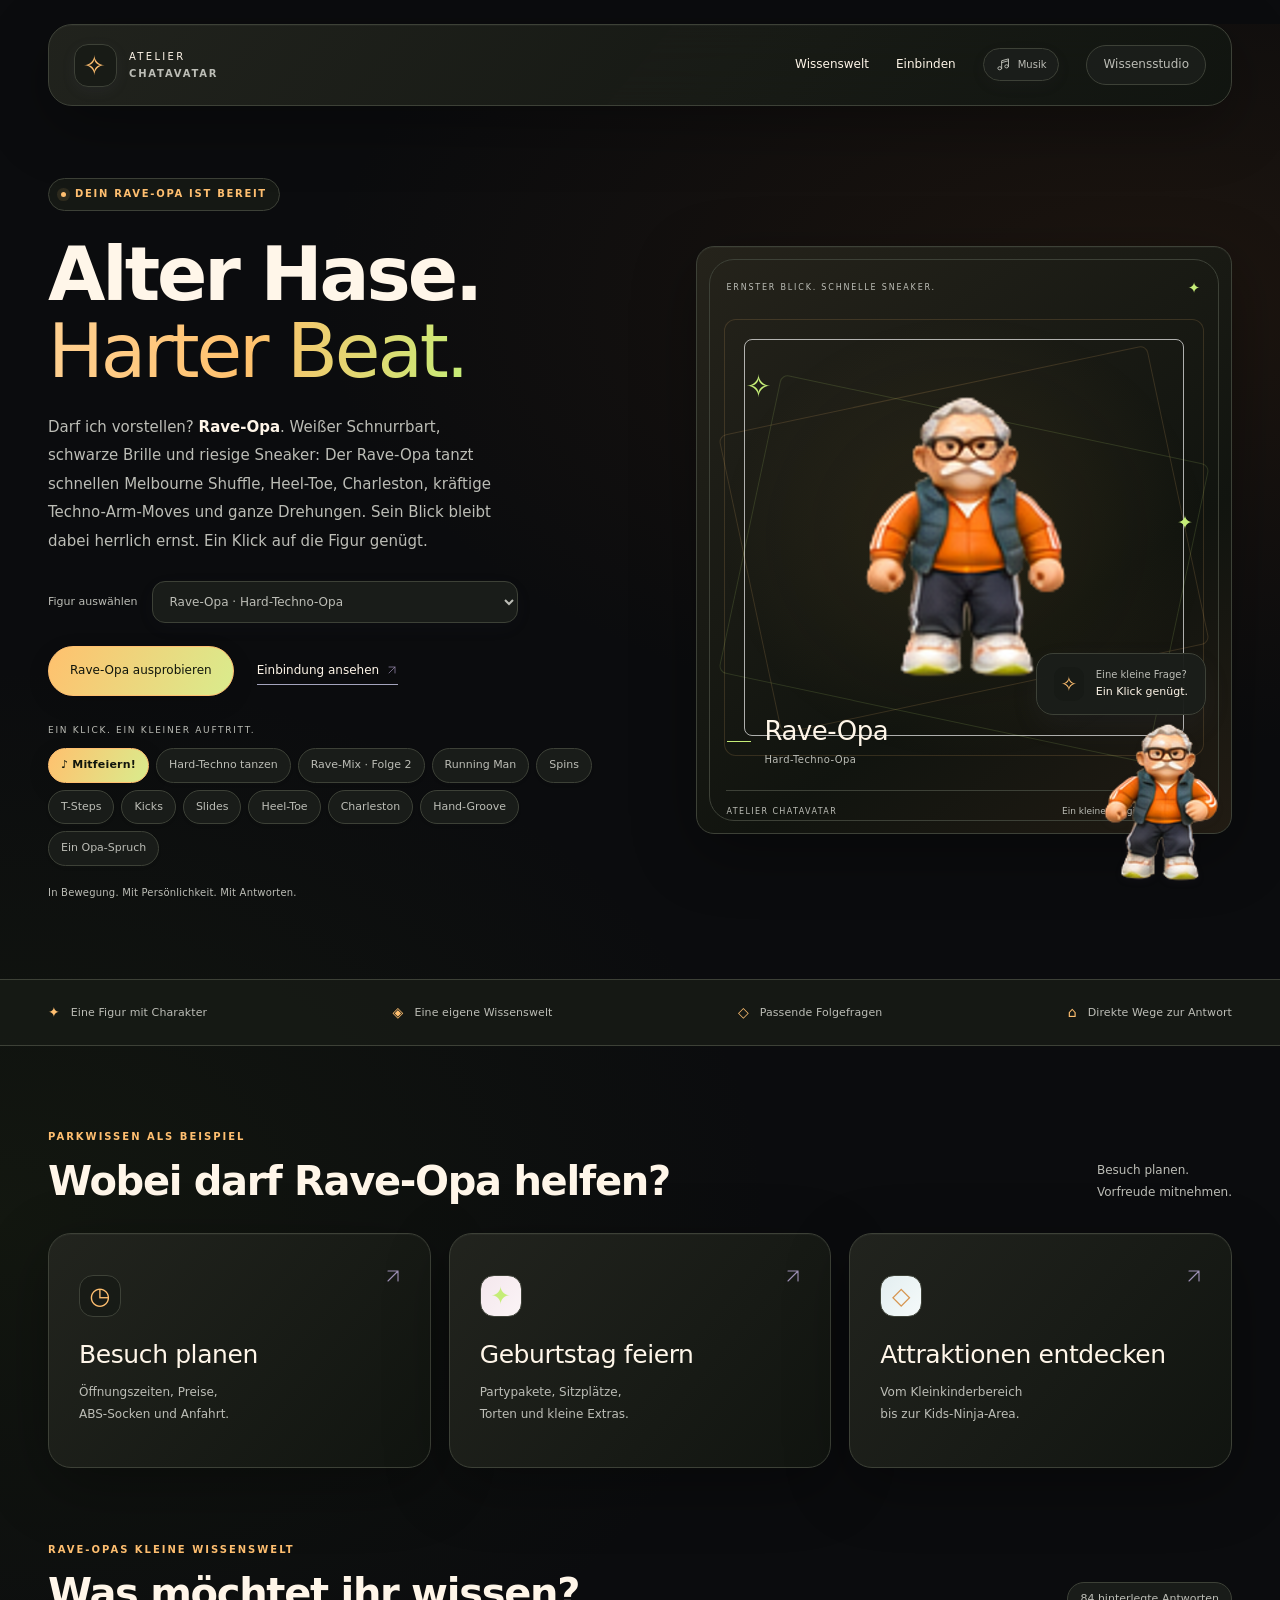
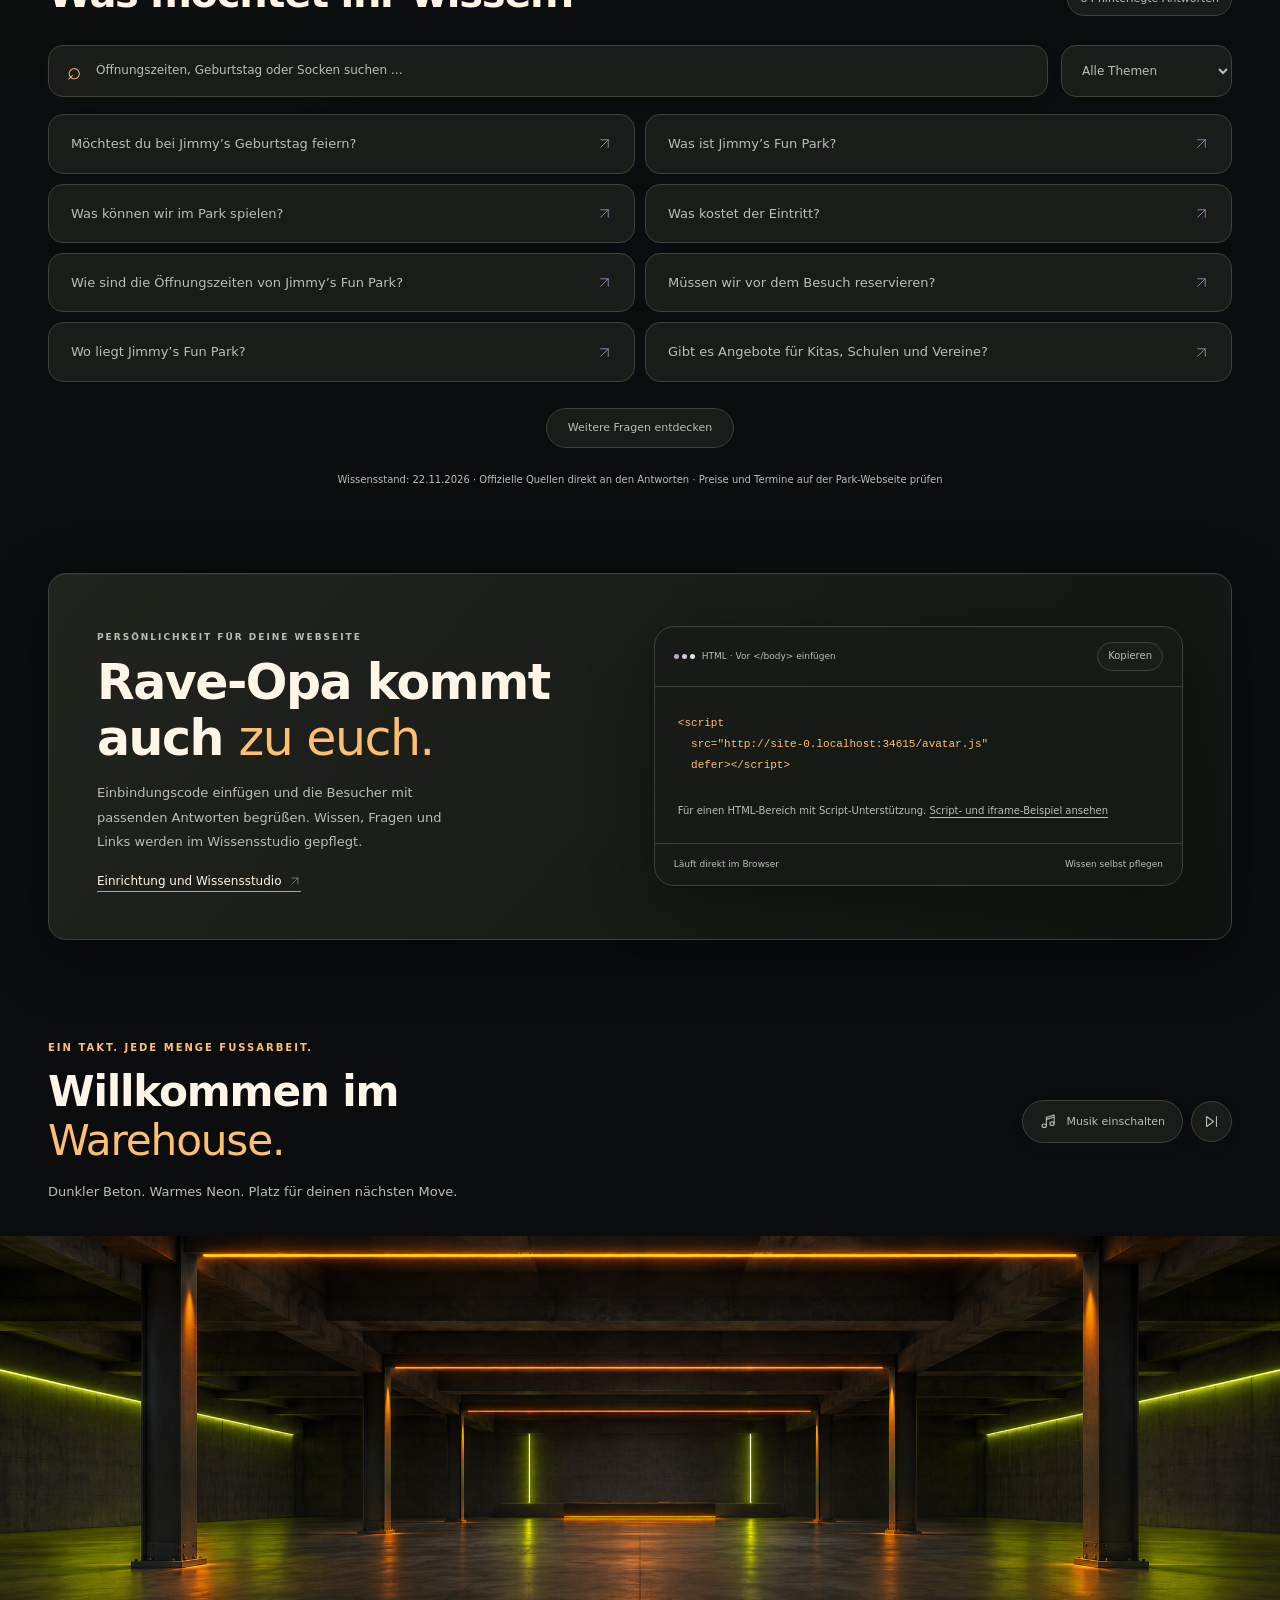
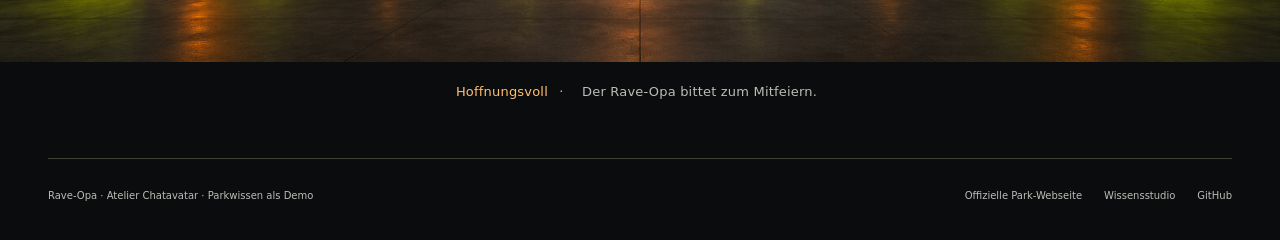
<file: index.html>
<!doctype html>
<html lang="de" data-avatar-theme="rave-grandpa">
<head>
  <meta charset="utf-8"><meta name="viewport" content="width=device-width,initial-scale=1">
  <meta name="theme-color" content="#0b0c0e"><meta name="description" content="Entdecke interaktive Chatavatare: Aurora und Noel, Lumi und Jimmy. Mit fließenden Animationen, eigener Wissenswelt und einfacher Einbindung.">
  <title>Atelier Chatavatar · Interaktive Demo</title>
  <link rel="icon" href="favicon.svg" type="image/svg+xml"><link rel="stylesheet" href="demo.css?v=jimmy-preview-29"><link rel="stylesheet" href="mascot.css?v=jimmy-preview-29">
  <script defer src="knowledge-core.js"></script><script defer src="knowledge/jimmys-funpark.bundle.js?v=jimmy-preview-29"></script><script defer src="asset-sets.js?v=jimmy-preview-29"></script><script defer src="skating-core.js?v=jimmy-preview-29"></script><script defer src="mascot.js?v=jimmy-preview-29"></script><script defer src="avatar.js?v=jimmy-preview-29"></script><script defer src="demo-themes.js?v=jimmy-preview-29"></script><script defer src="demo.js?v=jimmy-preview-29"></script>
<link rel="stylesheet" href="winter-scene.css?v=jimmy-preview-29"><script defer src="winter-scene.js?v=jimmy-preview-29"></script><link rel="stylesheet" href="demo-themes.css?v=jimmy-preview-29"></head>
<body>
<header class="page-head wrap"><a class="wordmark" href="index.html" aria-label="Atelier Chatavatar Startseite"><span class="monogram" aria-hidden="true">✧</span><span>ATELIER<br><b>CHATAVATAR</b></span></a><nav aria-label="Hauptnavigation"><a href="#entdecken">Wissenswelt</a><a href="#einbinden">Einbinden</a><button class="music-toggle music-toggle--compact" type="button" data-music-toggle aria-label="Musik einschalten" aria-pressed="false"><svg viewBox="0 0 24 24" aria-hidden="true"><path d="M9 18V6l11-3v12M9 9l11-3"/><ellipse cx="6" cy="18" rx="3" ry="2.5"/><ellipse cx="17" cy="15" rx="3" ry="2.5"/></svg><span data-music-label>Musik</span></button><a class="nav-studio" href="admin.html">Wissensstudio</a></nav></header>
<main>
  <section class="hero wrap" aria-labelledby="hero-title">
    <div class="hero-copy"><span class="eyebrow"><span class="live-dot" aria-hidden="true"></span> <span data-theme-eyebrow>DEIN RAVE-OPA IST BEREIT</span></span><h1 id="hero-title">Alter Hase.<br><em>Harter Beat.</em></h1><p class="intro">Darf ich vorstellen? <strong>Rave-Opa.</strong> Weißer Schnurrbart, Trainingsanzug und riesige Sneaker. Der Rave-Opa tanzt schnellen Shuffle und Techno-Moves mit herrlich ernstem Blick. Ein Klick auf die Figur genügt.</p><div class="asset-switch"><label for="asset-set">Figur auswählen</label><select id="asset-set" disabled></select><p id="asset-status" class="asset-status" role="status" aria-live="polite"></p></div><div class="hero-actions"><button class="primary" id="start-avatar">Rave-Opa ausprobieren</button><a class="text-link" href="#einbinden">Einbindung ansehen</a></div><div class="demo-controls"><p class="controls-label">EIN KLICK. EIN KLEINER AUFTRITT.</p><div class="demo-actions"><button class="walk-demo party-demo" id="party-demo" type="button" hidden>♪ Mitfeiern!</button><button class="walk-demo" id="routine-demo" type="button" hidden>Kür vorführen</button><button class="walk-demo" id="freestyle-demo" type="button" hidden>Shuffle-Mix · Folge 2</button><button class="walk-demo" id="encore-demo" type="button" hidden>Pirouetten &amp; Umkreisen</button><button class="walk-demo" id="jump-demo" type="button" hidden>Drehsprung</button><button class="walk-demo" id="duet-demo" type="button" hidden>Synchronfolge vorführen</button><button class="walk-demo" id="walk-demo" type="button">Jimmy eine Runde laufen lassen</button><button class="walk-demo" id="hop-demo" type="button">Jimmy springen lassen</button><button class="walk-demo" id="spiral-demo" type="button" hidden>Gleitfigur</button><button class="walk-demo" id="heeltoe-demo" type="button" hidden>Heel-Toe</button><button class="walk-demo" id="charleston-demo" type="button" hidden>Charleston</button><button class="walk-demo" id="hands-demo" type="button" hidden>Hand-Groove</button><button class="walk-demo" id="quip-demo" type="button">Ein Affenspruch</button></div></div><p class="fine-print">In Bewegung. Mit Persönlichkeit. Mit Antworten.</p></div>
    <div class="stage"><div class="stage-top"><span>EINE FIGUR MIT PERSÖNLICHKEIT</span><span>✦</span></div><div class="arch"></div><div class="orbit orbit-one"></div><div class="orbit orbit-two"></div><span class="stage-spark s1" aria-hidden="true">✧</span><span class="stage-spark s2" aria-hidden="true">✦</span><div class="hero-magician" id="hero-magician" data-state="idle"></div><button class="floating-note" data-answer="zeiten"><span class="note-dot" aria-hidden="true">✧</span><span>Eine kleine Frage?<br><strong>Ein Klick genügt.</strong></span></button><div class="name-tag"><span class="name-line"></span><span><b>Rave-Opa</b><small>Hard-Techno-Opa</small></span></div><div class="stage-bottom"><span>ATELIER CHATAVATAR</span><span>Ein kleiner magischer Moment.</span></div></div>
  </section>
  <div class="ribbon"><div class="wrap ribbon-inner"><span>✦ <b>Eine Figur mit Charakter</b></span><span>◈ <b>Eine eigene Wissenswelt</b></span><span>◇ <b>Passende Folgefragen</b></span><span>⌂ <b>Direkte Wege zur Antwort</b></span></div></div>
  <section class="discovery wrap" id="entdecken" aria-labelledby="discover-title"><div class="section-heading"><div><p class="eyebrow">PARKWISSEN ALS BEISPIEL</p><h2 id="discover-title">Wobei darf Jimmy helfen?</h2></div><p>Besuch planen.<br>Vorfreude mitnehmen.</p></div><div class="journey-grid"><button class="journey" data-answer="zeiten"><span class="tile-icon">◷</span><h3>Besuch planen</h3><p>Öffnungszeiten, Preise,<br>ABS-Socken und Anfahrt.</p></button><button class="journey" data-answer="geburtstag"><span class="tile-icon">✦</span><h3>Geburtstag feiern</h3><p>Partypakete, Sitzplätze,<br>Torten und kleine Extras.</p></button><button class="journey" data-answer="attraktionen"><span class="tile-icon">◇</span><h3>Attraktionen entdecken</h3><p>Vom Kleinkinderbereich<br>bis zur Kids-Ninja-Area.</p></button></div></section>
  <section class="knowledge-section wrap" aria-labelledby="knowledge-title"><div class="section-heading"><div><p class="eyebrow">JIMMYS KLEINE WISSENSWELT</p><h2 id="knowledge-title">Was möchtet ihr wissen?</h2></div><span class="knowledge-count" id="knowledge-count">Parkwissen wird geladen …</span></div><div class="knowledge-tools"><label class="search-box"><span aria-hidden="true">⌕</span><input id="knowledge-search" type="search" placeholder="Öffnungszeiten, Geburtstag oder Socken suchen …" aria-label="Parkwissen durchsuchen" maxlength="200"></label><select id="knowledge-category" aria-label="Kategorie auswählen"><option value="">Alle Themen</option></select></div><div class="question-grid" id="question-grid" aria-live="polite"></div><button class="load-more" id="load-more">Weitere Fragen entdecken</button><p class="knowledge-meta">Wissensstand: <span id="knowledge-date">22.11.2026</span> · Offizielle Quellen direkt an den Antworten · Preise und Termine auf der Park-Webseite prüfen</p></section>
  <section class="invitation" id="einbinden"><div class="wrap invite-inner"><div><p class="eyebrow">PERSÖNLICHKEIT FÜR DEINE WEBSEITE</p><h2>Jimmy kommt<br>auch <em>zu euch.</em></h2><p>Einbindungscode einfügen und die Besucher mit passenden Antworten begrüßen. Wissen, Fragen und Links werden im Wissensstudio gepflegt.</p><a class="text-link" href="admin.html#embed">Einrichtung und Wissensstudio</a></div><div class="code-card"><div class="code-header"><span>HTML · Vor &lt;/body&gt; einfügen</span><button id="copy-code" type="button">Kopieren</button></div><pre id="embed-code"></pre><p>Für einen HTML-Bereich mit Script-Unterstützung. <a href="embed-beispiel.html">Script- und iframe-Beispiel ansehen</a></p><div class="code-footer"><span>Läuft direkt im Browser</span><span>Wissen selbst pflegen</span></div></div></div></section>
  <section class="winter-section" id="winterzauber" aria-labelledby="winter-title">
    <div class="winter-heading wrap"><div><p class="eyebrow">EIN KLEINER WINTERMOMENT</p><h2 id="winter-title">Ein Hauch von <em>Winterzauber.</em></h2><p class="winter-intro">Leise Klänge. Gläsernes Eis. Ein Moment nur für euch.</p></div><div class="winter-music-controls"><button class="music-toggle" type="button" data-music-toggle aria-label="Musik einschalten" aria-pressed="false"><svg viewBox="0 0 24 24" aria-hidden="true"><path d="M9 18V6l11-3v12M9 9l11-3"/><ellipse cx="6" cy="18" rx="3" ry="2.5"/><ellipse cx="17" cy="15" rx="3" ry="2.5"/></svg><span data-music-label>Musik einschalten</span></button><button class="music-next" type="button" data-music-next aria-label="Nächstes Lied" title="Nächstes Lied"><svg viewBox="0 0 24 24" aria-hidden="true"><path d="m5 5 10 7-10 7V5ZM19 5v14"/></svg></button></div></div>
    <div class="winter-scene" id="winter-scene">
      <img class="winter-scene-image" src="assets/rave-opa-warehouse-v1.png" width="2172" height="724" loading="lazy" decoding="async" alt="Minimalistischer schwarzer Techno-Bunker mit Gewölben, feinen cyan- und magentafarbenen Neonlinien und durchgehender Tanzfläche.">
    </div>
    <p class="winter-credit wrap"><span data-music-track>Bittersweet Beauty</span> <span aria-hidden="true">·</span> <span data-scene-caption>Komm dazu. Die Tanzfläche ist frei.</span></p>
  </section>
  <section class="jimmy-example wrap" id="jimmy-example" aria-labelledby="jimmy-example-title" hidden>
    <div class="section-heading"><div><p class="eyebrow">SO WIRKT JIMMY AUF DEINER SEITE</p><h2 id="jimmy-example-title">Ein kleiner Gruß.<br><em>Mitten im Abenteuer.</em></h2><p class="jimmy-example-intro">Deine Parkseite als Beispiel – mit einem freundlichen Winken und kurzen Blinzeln am Seitenrand.</p></div><span class="jimmy-example-badge">KLEINE BEWEGUNG. VIEL PERSÖNLICHKEIT.</span></div>
    <div class="jimmy-example-card">
      <div class="jimmy-example-bar"><span class="jimmy-example-dots" aria-hidden="true"><i></i><i></i><i></i></span><span>Jimmy’s Fun Park <span aria-hidden="true">·</span> Beispielansicht</span><button id="jimmy-example-toggle" type="button" aria-pressed="false">Animation abspielen</button></div>
      <a class="jimmy-example-picture" href="assets/jimmy-website-example-v1.gif" target="_blank" rel="noopener" aria-label="Beispielansicht mit Jimmy als GIF vergrößern"><img id="jimmy-example-image" src="assets/jimmy-website-example-v1.png" width="1200" height="592" loading="lazy" decoding="async" alt="Beispiel der Park-Webseite mit Palme, Gras und einem winkenden Jimmy neben dem Inhaltsbereich."></a>
      <div class="jimmy-example-footer"><p>Sanftes Winken und Blinzeln.<br><span>Als GIF zum Anschauen, Teilen und Einfügen.</span></p><div class="jimmy-example-downloads"><a class="primary" href="assets/jimmy-website-example-v1.gif" download="Jimmy-auf-der-Parkseite.gif">Beispiel als GIF ↓</a><a href="assets/jimmy-website-example-v1.png" download="Jimmy-auf-der-Parkseite.png">Bild als PNG ↓</a><a href="assets/jimmy-email-greeting-v1.gif" download="Jimmy-kleine-Bewegungen.gif">Nur Jimmy als GIF ↓</a></div></div>
    </div>
  </section>
</main>
<footer class="wrap page-footer"><span>Jimmy · Eigenständiges Demo-Konzept für Jimmy’s Fun Park</span><div><a href="https://www.jimmys-funpark.de/" target="_blank" rel="noopener noreferrer">Offizielle Park-Webseite</a><a href="admin.html">Wissensstudio</a><a href="https://github.com/galgental9ps-png/chatavatar-universal" target="_blank" rel="noopener noreferrer">GitHub</a></div></footer>
<audio id="demo-music" src="Hoffnungsvoll.mp3" preload="none"></audio>
<div id="toast" class="demo-toast" role="status" hidden></div>
</body></html>
</file>
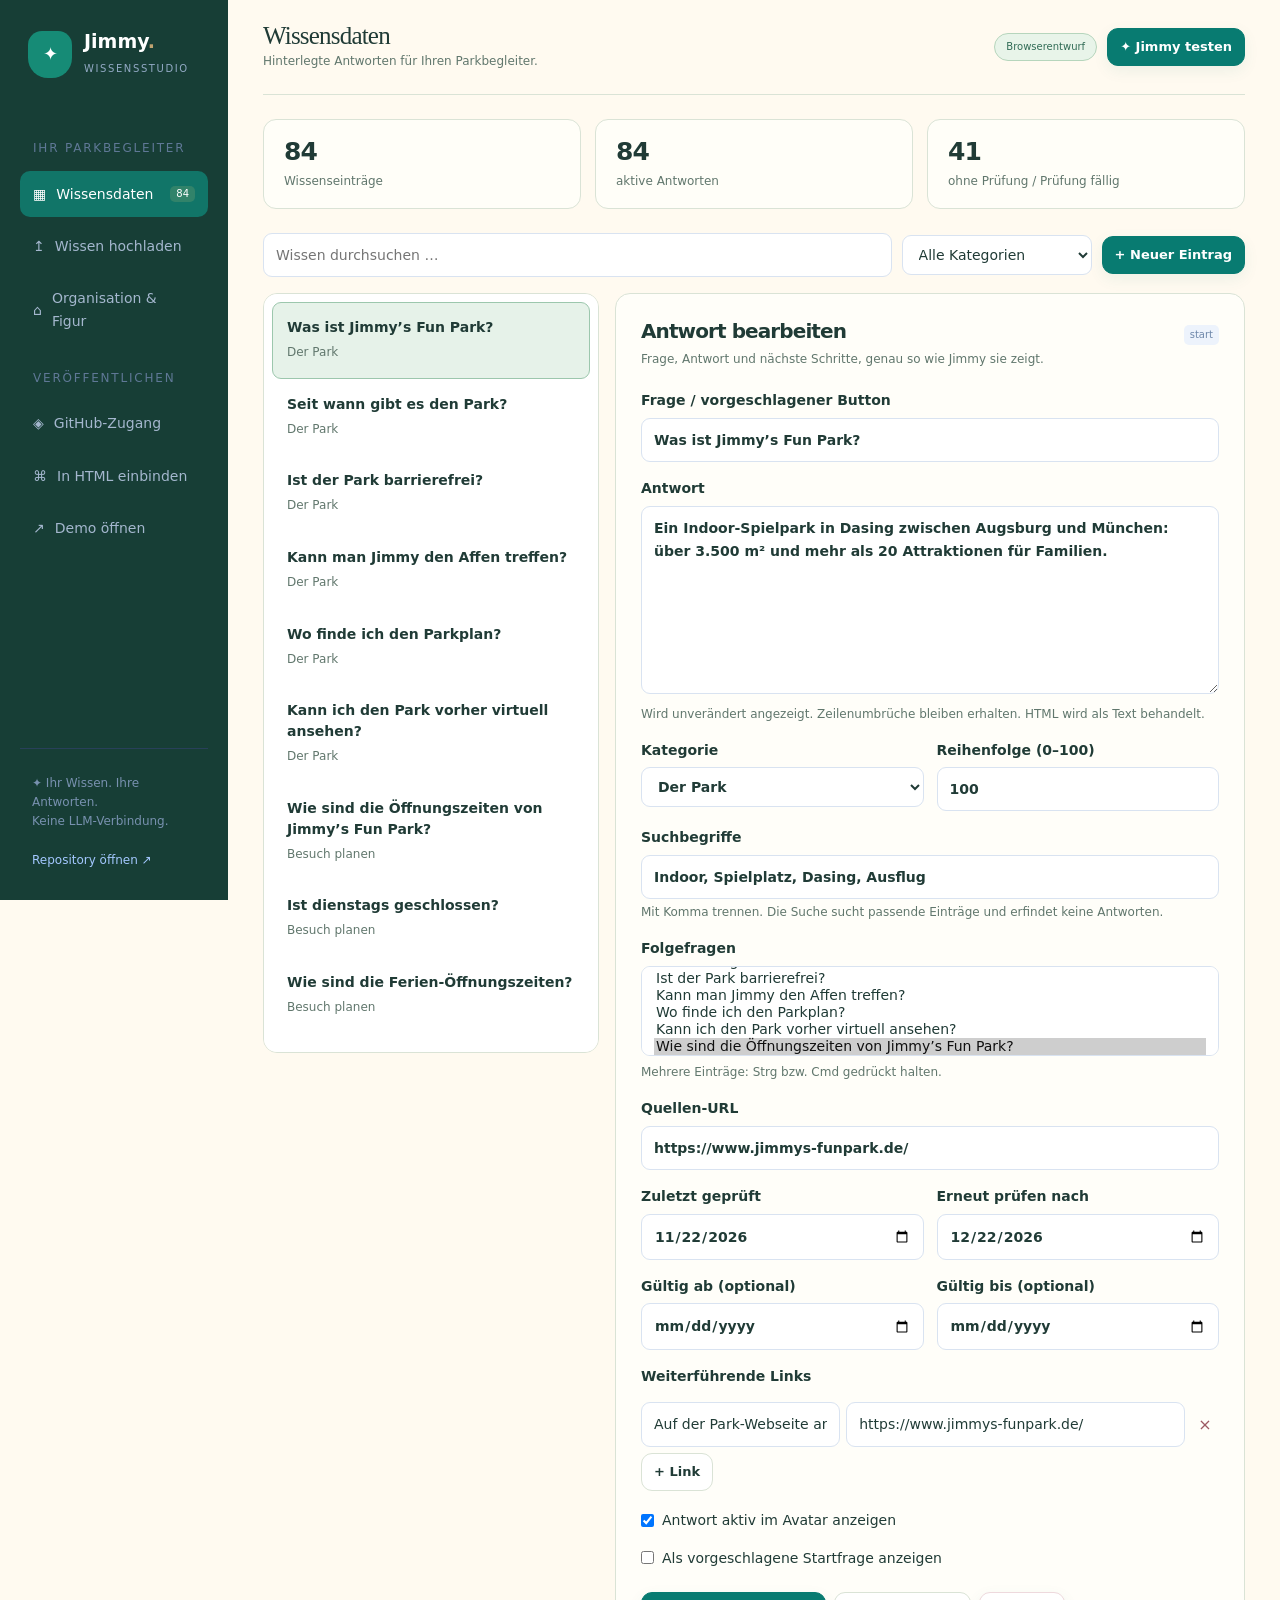
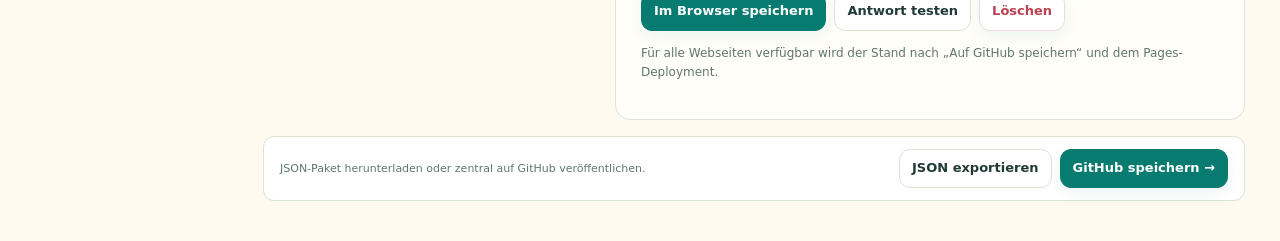
<file: admin.html>
<!doctype html>
<html lang="de"><head><meta charset="utf-8"><meta name="viewport" content="width=device-width,initial-scale=1"><meta name="theme-color" content="#30283d"><meta name="referrer" content="no-referrer"><meta name="robots" content="noindex,nofollow"><title>Jimmy · Wissensstudio</title><link rel="stylesheet" href="app.css"><script defer src="knowledge-core.js"></script><script defer src="knowledge/jimmys-funpark.bundle.js?v=rave-master-28"></script><script defer src="github-publisher.js"></script><script defer src="avatar.js?v=rave-master-28" data-manual="true"></script><script defer src="admin.js"></script><link rel="stylesheet" href="jimmy-theme.css?v=rave-master-28"></head><body>
<div class="studio"><aside class="sidebar"><a class="brand" href="index.html"><span class="brandmark">✦</span><span><strong>Jimmy<span style="color:#bfa371">.</span></strong><small>Wissensstudio</small></span></a><div class="side-label">Ihr Parkbegleiter</div><button class="sidebtn active" data-tab="knowledge">▦ <span>Wissensdaten</span><span class="count" id="side-count">–</span></button><button class="sidebtn" data-tab="import">↥ <span>Wissen hochladen</span></button><button class="sidebtn" data-tab="organization">⌂ <span>Organisation & Figur</span></button><div class="side-label">Veröffentlichen</div><button class="sidebtn" data-tab="github">◈ <span>GitHub-Zugang</span></button><button class="sidebtn" data-tab="embed">⌘ <span>In HTML einbinden</span></button><a class="sidebtn" href="index.html">↗ <span>Demo öffnen</span></a><div class="sidebottom">✦ Ihr Wissen. Ihre Antworten.<br>Keine LLM-Verbindung.<br><br><a href="https://github.com/galgental9ps-png/chatavatar-universal" target="_blank" rel="noopener noreferrer">Repository öffnen ↗</a></div></aside>
<main class="studiomain"><header class="studiohead"><div><h1 id="view-title">Wissensdaten</h1><p>Hinterlegte Antworten für Ihren Parkbegleiter.</p></div><div style="display:flex;align-items:center;gap:10px"><span class="status" id="save-status">Browserentwurf</span><button class="btn small" id="open-preview">✦ Jimmy testen</button></div></header>
<div class="notice draft-banner" id="draft-banner" hidden><span>Ein gespeicherter Browserentwurf ist vorhanden.</span><button class="btn small secondary" id="restore-draft">Wiederherstellen</button><button class="btn small secondary" id="discard-draft">Verwerfen</button></div><div class="notice warn" id="startup-warning" hidden></div>
<section class="view" data-view="knowledge"><div class="studio-stats"><div class="metric"><strong id="total-count">–</strong><small>Wissenseinträge</small></div><div class="metric"><strong id="active-count">–</strong><small>aktive Antworten</small></div><div class="metric"><strong id="review-count">–</strong><small>ohne Prüfung / Prüfung fällig</small></div></div>
<div class="toolbar"><input id="entry-search" type="search" placeholder="Wissen durchsuchen …" aria-label="Wissen durchsuchen"><select id="category-filter" aria-label="Kategorie filtern"></select><button class="btn small" id="new-entry">+ Neuer Eintrag</button></div><div class="editor-grid"><div class="entry-list" id="entry-list" aria-label="Wissenseinträge"></div><div class="card"><form class="entryform" id="entry-form"><div style="display:flex;align-items:center;justify-content:space-between;gap:12px"><h2>Antwort bearbeiten</h2><span class="tag" id="entry-id"></span></div><p class="micro" style="margin-bottom:20px">Frage, Antwort und nächste Schritte, genau so wie Jimmy sie zeigt.</p>
<label>Frage / vorgeschlagener Button<input class="field" name="question" maxlength="220" required></label><label>Antwort<textarea class="field" name="answer" maxlength="12000" required rows="7"></textarea><span class="hint">Wird unverändert angezeigt. Zeilenumbrüche bleiben erhalten. HTML wird als Text behandelt.</span></label><div class="row"><label>Kategorie<select name="category" class="field"></select></label><label>Reihenfolge (0–100)<input class="field" name="priority" type="number" min="0" max="100"></label></div><label>Suchbegriffe<input class="field" name="keywords" placeholder="Kinder, Anmeldung, Schnuppern"><span class="hint">Mit Komma trennen. Die Suche sucht passende Einträge und erfindet keine Antworten.</span></label><label>Folgefragen<select class="field" name="suggestions" multiple size="4"></select><span class="hint">Mehrere Einträge: Strg bzw. Cmd gedrückt halten.</span></label><label>Quellen-URL<input class="field" name="sourceUrl" type="url" placeholder="https://…"></label><div class="row"><label>Zuletzt geprüft<input class="field" name="verifiedAt" type="date"></label><label>Erneut prüfen nach<input class="field" name="reviewAfter" type="date"></label></div><div class="row"><label>Gültig ab (optional)<input class="field" name="validFrom" type="date"></label><label>Gültig bis (optional)<input class="field" name="validUntil" type="date"></label></div><label>Weiterführende Links</label><div id="entry-links"></div><button class="btn small secondary" type="button" id="add-link">+ Link</button><label class="check" style="margin-top:18px"><input type="checkbox" name="enabled"> Antwort aktiv im Avatar anzeigen</label><label class="check"><input type="checkbox" name="featured"> Als vorgeschlagene Startfrage anzeigen</label><div class="formactions"><button class="btn small" type="submit">Im Browser speichern</button><button class="btn small secondary" id="test-entry" type="button">Antwort testen</button><button class="btn small danger" id="delete-entry" type="button">Löschen</button></div><p class="hint" style="margin-top:13px">Für alle Webseiten verfügbar wird der Stand nach „Auf GitHub speichern“ und dem Pages-Deployment.</p></form></div></div><div class="previewbar"><span>JSON-Paket herunterladen oder zentral auf GitHub veröffentlichen.</span><div style="display:flex;gap:8px"><button class="btn small secondary" id="export-knowledge">JSON exportieren</button><button class="btn small" data-goto="github">GitHub speichern →</button></div></div></section>
<section class="view" data-view="import" hidden><div class="card widecard"><p class="kicker">Ihr Wissen kommt hier rein</p><h2>Wissensdaten hochladen</h2><p>Laden Sie ein von ChatGPT vorbereitetes Wissenspaket oder eigene Inhalte. Alles wird zunächst lokal im Browser verarbeitet.</p><label class="importzone" id="drop-zone"><span>↥</span><strong>Datei hier ablegen oder auswählen</strong><small>JSON · Markdown · TXT · CSV, maximal 4 MB je Datei</small><input id="import-file" type="file" accept=".json,.md,.markdown,.txt,.csv" multiple></label><div class="notice">Ein JSON-Paket ersetzt den aktuellen Entwurf. Markdown, TXT und CSV ergänzen neue Einträge in „Importierte Inhalte“. Diese sind zunächst deaktiviert: Prüfen und aktivieren Sie sie im Editor.</div><h3>So versteht Jimmy Ihre Texte</h3><p>Markdown: Jede Überschrift wird eine Frage; der folgende Text wird die Antwort. CSV braucht die Spalten <strong>Frage</strong> und <strong>Antwort</strong>, optional <strong>Quelle</strong>. JSON bietet das komplette Paket mit Kategorien, Folgefragen und Quellen.</p><p>PDF und Word bitte zuerst als Text exportieren. Die Schnittstelle liest keine beliebigen Dokumente mit KI aus.</p><div class="actions"><a class="btn secondary small" href="knowledge/import-vorlage.md" download>Markdown-Vorlage ↓</a><a class="btn secondary small" href="knowledge/import-vorlage.csv" download>CSV-Vorlage ↓</a><a class="btn secondary small" href="knowledge/firma-vorlage.json" download>Firmenpaket-Vorlage ↓</a><a class="btn secondary small" href="docs/WISSEN-ERSTELLEN.md" download>Auftrag für ChatGPT ↓</a></div><h3>Wissenspaket als Rohdaten bearbeiten</h3><p>Für komplette, bereits vorbereitete JSON-Pakete. Es wird vor der Übernahme validiert.</p><label class="micro" for="raw-json">JSON-Wissenspaket</label><textarea id="raw-json" class="field" rows="9" spellcheck="false" placeholder='{"schemaVersion":1,…}'></textarea><div class="actions"><button class="btn small secondary" id="load-raw">Aktuelles JSON einfügen</button><button class="btn small" id="apply-raw">JSON übernehmen</button></div></div></section>
<section class="view" data-view="organization" hidden><div class="card widecard"><p class="kicker">Für Ihren Park</p><h2>Organisation & Figur</h2><p>Jedes Wissenspaket bringt Namen, Begrüßung, Kategorien und passende Antworten mit.</p><form id="organization-form" class="settings-form"><div class="row"><label>Name der Organisation<input class="field" name="name" required maxlength="200"></label><label>Kurzname<input class="field" name="shortName" required maxlength="40"></label></div><label>Offizielle Webseite<input class="field" name="website" type="url"></label><div class="row"><label>Name der Figur<input class="field" name="avatarName" required maxlength="80"></label><label>Untertitel<input class="field" name="subtitle" maxlength="120"></label></div><label>Oberflächenfarbe<input class="field" name="color" type="color" style="height:44px;width:100px"></label><p class="hint">Jimmy ist ein eigener animierter Park-Affe mit Lauf-, Begrüßungs- und Halteposen.</p><label>Begrüßung<textarea class="field" name="greeting" rows="3" maxlength="1000"></textarea></label><label>Text, wenn kein passendes Wissen gefunden wird<textarea class="field" name="fallback" rows="3" maxlength="1000"></textarea></label><button class="btn small" type="submit">Organisation im Browser speichern</button></form><h3>Eigene Kategorie ergänzen</h3><form id="new-category-form" style="display:flex;gap:10px"><input class="field" name="label" required placeholder="z. B. Veranstaltungen" maxlength="80" aria-label="Name der neuen Kategorie"><button class="btn small" type="submit">Hinzufügen</button></form></div></section>
<section class="view" data-view="github" hidden><div class="splitcards"><div class="card"><p class="kicker">Zentral für alle Einbindungen</p><h2>GitHub-Zugang</h2><p>Die Verwaltungsseite ist ein statischer Editor. Erst Ihr GitHub-Zugang erlaubt es, den zentralen Wissensstand zu verändern. Webseitenbesucher können keine Daten überschreiben.</p><form id="github-form" class="settings-form"><label>Repository<input class="field" id="github-repo" value="galgental9ps-png/chatavatar-universal" required autocomplete="off" spellcheck="false"></label><label>Branch<input class="field" id="github-branch" value="main" required autocomplete="off" spellcheck="false"></label><label>GitHub-Zugangstoken<input class="field" id="github-token" type="password" required autocomplete="off" spellcheck="false" placeholder="Fine-grained Personal Access Token"><span class="hint">Nur für dieses Repository, Berechtigung „Contents: Read and write“. Der Token bleibt nur im Arbeitsspeicher und wird beim Trennen bzw. Schließen der Seite verworfen.</span></label><div class="formactions"><button class="btn small" type="submit">Verbinden & GitHub laden</button><button class="btn small secondary" type="button" id="disconnect-github">Trennen</button></div></form><div class="notice" id="github-status">Noch nicht verbunden. Ihr lokaler Entwurf ist unabhängig davon bearbeitbar.</div><button class="btn" id="publish-github" disabled>Auf GitHub speichern ↗</button><p class="hint" style="margin-top:12px">Schreibt JSON und Offlinepaket gemeinsam in einen Commit. Danach benötigt GitHub Pages Zeit für die Veröffentlichung. Bereits offene Webseiten bitte neu laden.</p></div><div class="card"><h2>Einmal einrichten</h2><ol class="helpsteps"><li><span class="stepnum">1</span><span>In GitHub einen <a href="https://github.com/settings/personal-access-tokens/new" target="_blank" rel="noopener noreferrer">Fine-grained Personal Access Token</a> anlegen. Nur „chatavatar-universal“ auswählen und unter Repository permissions „Contents: Read and write“ setzen.</span></li><li><span class="stepnum">2</span><span>Hier verbinden. Dabei wird die aktuelle Wissensdatei geladen. Vorhandene lokale Änderungen können Sie zuvor als JSON sichern.</span></li><li><span class="stepnum">3</span><span>Wissen bearbeiten oder importieren, Antworten testen und „Auf GitHub speichern“ anklicken.</span></li><li><span class="stepnum">4</span><span>Unter <a href="https://github.com/galgental9ps-png/chatavatar-universal/settings/pages" target="_blank" rel="noopener noreferrer">Repository → Settings → Pages</a> als Quelle <strong>GitHub Actions</strong> wählen. Der mitgelieferte Pages-Workflow veröffentlicht nach erfolgreichen Tests bei jedem Push auf <strong>main</strong>. Danach den von GitHub angezeigten Seitenlink benutzen.</span></li></ol><div class="notice warn">Diese Datenbank ist öffentlich. Veröffentlichen Sie hier ausschließlich Antworten und Dateien, die Websitebesucher lesen dürfen. Der GitHub-Token bleibt im Arbeitsspeicher des Editors; er gehört niemals in den Einbindungscode.</div><p class="micro">Sie können das JSON auch exportieren und über GitHubs Dateiupload austauschen. Für einen lokalen Start ist kein Token erforderlich.</p><a class="btn small secondary" href="https://github.com/galgental9ps-png/chatavatar-universal/upload/main/knowledge" target="_blank" rel="noopener noreferrer">Datei auf GitHub hochladen ↗</a></div></div></section>
<section class="view" data-view="embed" hidden><div class="card widecard"><p class="kicker">Eine Schnittstelle, viele Webseiten</p><h2>Den Parkbegleiter in HTML einbinden</h2><p>Geben Sie die öffentliche Basisadresse Ihres bereitgestellten Chatavatar-Ordners ein. Der abschließende Schrägstrich wird automatisch ergänzt.</p><label class="micro" for="embed-base">Öffentliche Basis-URL</label><input class="field" id="embed-base" type="url" value="https://galgental9ps-png.github.io/chatavatar-universal/"><p class="hint">Erst nach aktiviertem GitHub Pages erreichbar. Alternativ können Sie den Ordner auf Ihrem eigenen Webserver hosten.</p><h3>Vor dem schließenden &lt;/body&gt; einfügen</h3><pre class="helpcopy" id="embed-snippet"></pre><button class="btn small" id="copy-embed">Code kopieren</button><h3>Wissensdatei und Schnittstelle</h3><p>Standardmäßig lädt das Widget <code>knowledge/jimmys-funpark.json</code> relativ zum Script. Eine andere Organisation binden Sie mit <code>data-knowledge="https://…/firma.json"</code> ein. Die JSON-Datei muss öffentlich lesbar sein; bei einer anderen Domain muss der Server CORS erlauben.</p><pre class="helpcopy" id="embed-custom"></pre><h3>Direkt in JavaScript steuern</h3><pre class="helpcopy">// Nach dem Laden:
JimmyChatAvatar.instance.open();
JimmyChatAvatar.instance.answer('zeiten');
// Eigenes geprüftes Paket in der laufenden Figur testen:
JimmyChatAvatar.instance.setKnowledge(meinWissenspaket);</pre><p>Die Figur nutzt Shadow DOM und verändert keine Styles Ihrer Webseite. Sie ist ziehbar, läuft am unteren Seitenrand, zeigt Sprechblasen und stoppt beim geöffneten Antwortfenster. „Pause“, Ausblenden und reduzierte Bewegung werden unterstützt.</p><div class="actions"><a class="btn secondary small" href="embed-beispiel.html" target="_blank">Einbindungsbeispiel öffnen ↗</a><a class="btn secondary small" href="https://github.com/galgental9ps-png/chatavatar-universal/archive/refs/heads/main.zip">Gesamten Ordner laden ↓</a></div></div></section>
</main></div><div class="toast" id="toast" role="status" hidden></div></body></html>
</file>
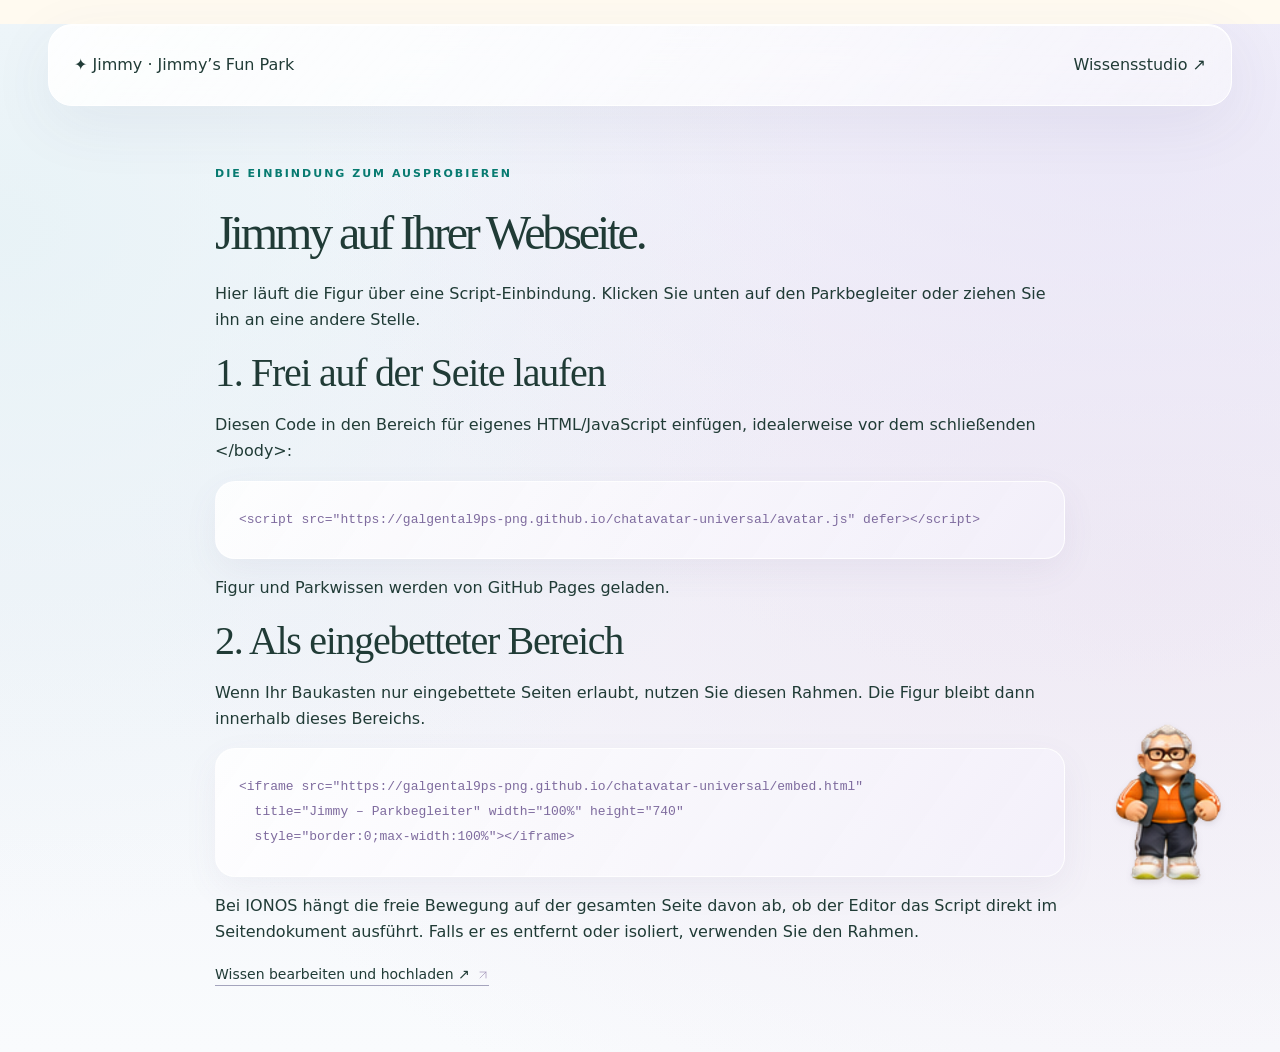
<file: embed-beispiel.html>
<!doctype html><html lang="de"><head><meta charset="utf-8"><meta name="viewport" content="width=device-width,initial-scale=1"><title>Jimmy · Einbindung</title><link rel="stylesheet" href="demo.css?v=rave-master-28"><script defer src="avatar.js?v=rave-master-28"></script><link rel="stylesheet" href="jimmy-theme.css?v=rave-master-28"></head><body><header class="page-head wrap"><a href="index.html">✦ Jimmy · Jimmy’s Fun Park</a><a href="admin.html#embed">Wissensstudio ↗</a></header><main class="wrap" style="padding:48px 0;max-width:850px"><p class="eyebrow">DIE EINBINDUNG ZUM AUSPROBIEREN</p><h1 style="font-size:48px">Jimmy auf Ihrer Webseite.</h1><p>Hier läuft die Figur über eine Script-Einbindung. Klicken Sie unten auf den Parkbegleiter oder ziehen Sie ihn an eine andere Stelle.</p><h2>1. Frei auf der Seite laufen</h2><p>Diesen Code in den Bereich für eigenes HTML/JavaScript einfügen, idealerweise vor dem schließenden &lt;/body&gt;:</p><div class="code-card"><pre>&lt;script src="https://galgental9ps-png.github.io/chatavatar-universal/avatar.js" defer&gt;&lt;/script&gt;</pre></div><p>Figur und Parkwissen werden von GitHub Pages geladen.</p><h2>2. Als eingebetteter Bereich</h2><p>Wenn Ihr Baukasten nur eingebettete Seiten erlaubt, nutzen Sie diesen Rahmen. Die Figur bleibt dann innerhalb dieses Bereichs.</p><div class="code-card"><pre>&lt;iframe src="https://galgental9ps-png.github.io/chatavatar-universal/embed.html"
  title="Jimmy – Parkbegleiter" width="100%" height="740"
  style="border:0;max-width:100%"&gt;&lt;/iframe&gt;</pre></div><p>Bei IONOS hängt die freie Bewegung auf der gesamten Seite davon ab, ob der Editor das Script direkt im Seitendokument ausführt. Falls er es entfernt oder isoliert, verwenden Sie den Rahmen.</p><p><a class="text-link" href="admin.html">Wissen bearbeiten und hochladen ↗</a></p></main></body></html>
</file>
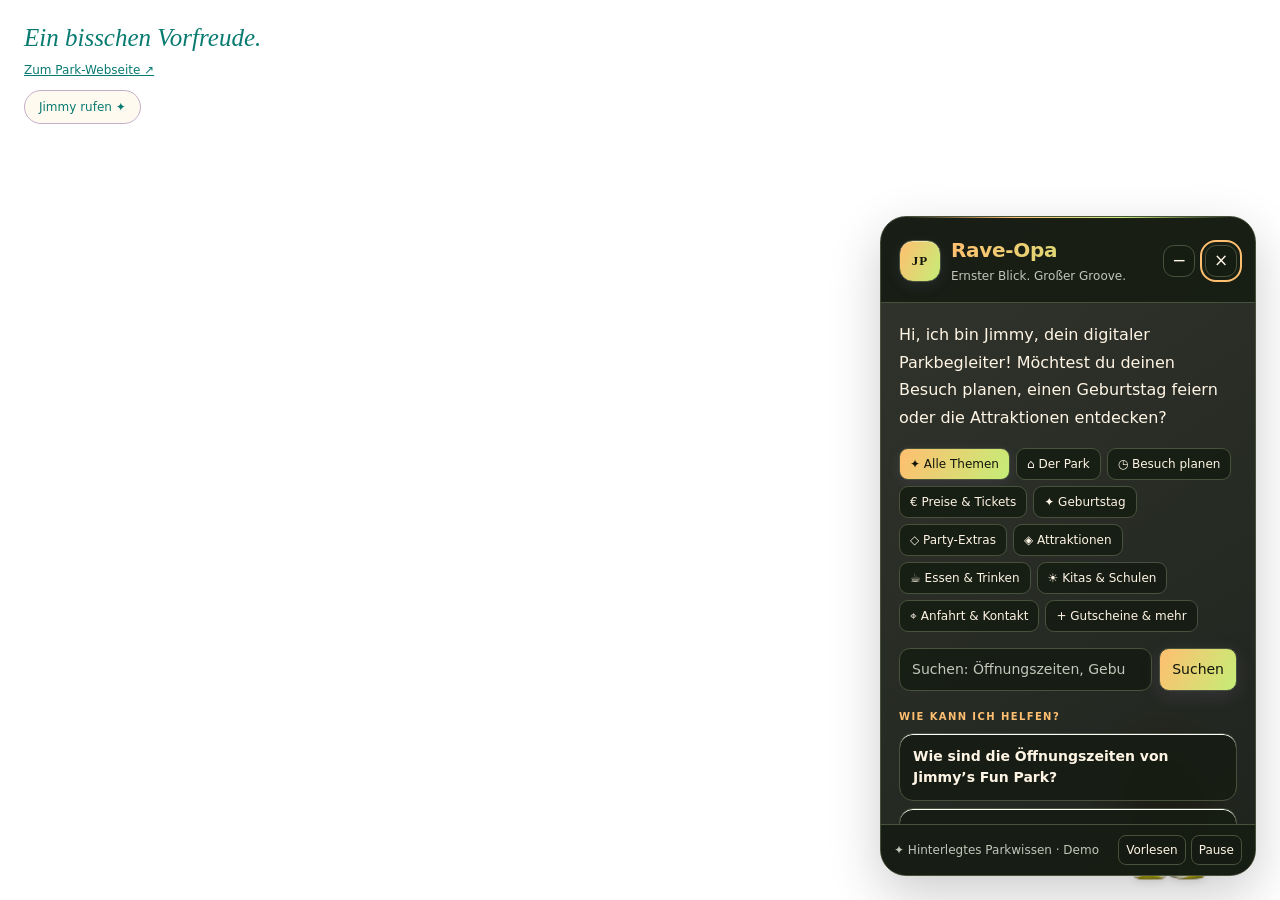
<file: embed.html>
<!doctype html><html lang="de"><head><meta charset="utf-8"><meta name="viewport" content="width=device-width,initial-scale=1"><meta name="robots" content="noindex"><title>Jimmy · Parkbegleiter</title><style>html,body{margin:0;min-height:100%;background:transparent}body{font:14px system-ui;color:#087b71}.welcome{position:absolute;top:24px;left:24px;font:italic 25px Georgia;margin:0;max-width:250px}a{font:12px system-ui;color:inherit}button{font:12px system-ui;border:1px solid #c4afc9;background:#fffaf0;border-radius:20px;padding:9px 14px;color:#087b71;cursor:pointer;margin-top:10px}</style><script defer src="avatar.js?v=rave-master-28"></script><script defer src="embed.js"></script><link rel="stylesheet" href="jimmy-theme.css?v=rave-master-28"></head><body><p class="welcome">Ein bisschen Vorfreude.<br><a href="https://www.jimmys-funpark.de/" target="_blank" rel="noopener noreferrer">Zum Park-Webseite ↗</a><br><button id="call-avatar">Jimmy rufen ✦</button></p></body></html>
</file>
<file: demo.css>
:root {
  --paper:#f5f6fb; --ink:#262b45; --purple:#7460b8; --muted:#72788e;
  --line:rgba(118,122,158,.18); --gold:#bc8cba;
  --serif:"Iowan Old Style","Palatino Linotype",Palatino,Georgia,serif;
  --glass:linear-gradient(130deg,rgba(255,255,255,.88),rgba(255,255,255,.46));
  --shadow:0 18px 65px rgba(65,70,115,.07),inset 0 1px 0 #fff;
  --arrow:url("data:image/svg+xml,%3Csvg xmlns='http://www.w3.org/2000/svg' viewBox='0 0 20 20' fill='none' stroke='%239e90b5' stroke-width='1.15' stroke-linecap='round' stroke-linejoin='round'%3E%3Cpath d='M5 15 15 5M5 5h10v10'/%3E%3C/svg%3E");
  font:15px/1.65 "Segoe UI",system-ui,sans-serif; color:var(--ink); background:var(--paper); font-synthesis:none;
}
* {box-sizing:border-box}
html {scroll-behavior:smooth;scroll-padding-top:30px}
body {margin:0;background:radial-gradient(ellipse 65% 560px at 88% 10%,#e7e3f6b8,transparent),radial-gradient(ellipse 65% 700px at 0 20%,#e4f1f5c9,transparent),radial-gradient(ellipse 80% 650px at 90% 53%,#eee5f2bb,transparent),linear-gradient(180deg,#f9fafe,#f3f5fa 55%,#f9fbfd);overflow-wrap:break-word}
button,input,select {font:inherit}
button,a,input,select {-webkit-tap-highlight-color:transparent}
button {cursor:pointer;color:inherit}
button:focus-visible,a:focus-visible,input:focus-visible,select:focus-visible {outline:3px solid #a18acb;outline-offset:4px}
a {color:inherit;text-decoration:none}
[hidden] {display:none!important}
.wrap {width:min(1240px,calc(100% - 96px));margin-inline:auto}
.page-head {display:flex;justify-content:space-between;align-items:center;gap:24px;min-height:82px;padding:15px 25px;margin-top:24px;border:1px solid #fff;border-radius:24px;background:var(--glass);box-shadow:var(--shadow);backdrop-filter:blur(20px);-webkit-backdrop-filter:blur(20px)}
.wordmark {display:flex;align-items:center;gap:12px;font-size:10px;letter-spacing:2.3px;line-height:1.7}
.wordmark b {font-size:10px;font-weight:600;letter-spacing:1.8px;color:var(--muted)}
.monogram {display:grid;place-items:center;width:43px;height:43px;border:1px solid #fff;border-radius:14px;background:linear-gradient(130deg,#f7f3ff,#e7f2f5);box-shadow:0 4px 15px #77729812;font:27px/1 var(--serif);color:var(--purple)}
.page-head nav {display:flex;align-items:center;gap:27px;font-size:12px}
.page-head nav>a {transition:color .2s}
.page-head nav>a:hover,.text-link:hover {color:var(--purple)}
.nav-studio {border:1px solid #dcddeb;border-radius:100px;padding:9px 16px;background:#ffffff7d}
.hero {display:grid;grid-template-columns:1.08fr 1fr;gap:70px;padding:72px 0 78px;align-items:center}
.hero-copy {min-width:0}
.eyebrow {display:flex;align-items:center;gap:9px;font-size:10px;letter-spacing:2px;font-weight:600;color:var(--purple)}
.hero .eyebrow {display:inline-flex;background:#ffffff8c;border:1px solid #fff;padding:7px 12px;border-radius:100px;letter-spacing:1.7px}
.live-dot {width:5px;height:5px;flex-shrink:0;background:#8c7fba;border-radius:50%;box-shadow:0 0 0 4px #8c7fba13}
h1 {position:relative;font:normal clamp(58px,6.1vw,84px)/1.04 var(--serif);letter-spacing:-3.1px;margin:25px 0 23px}
h1 em,h2 em {font-weight:normal;color:var(--purple)}
h1 em {background:linear-gradient(105deg,#66579f 8%,#b56d9e 62%,#6c9ca6);background-clip:text;-webkit-background-clip:text;color:transparent}
.intro {max-width:455px;font-size:15px;line-height:1.9;color:var(--muted);margin:0 0 26px}
.intro strong {color:var(--ink);font-weight:600}
.asset-switch {display:flex;align-items:center;flex-wrap:wrap;gap:9px 14px;margin:0 0 23px;max-width:470px}
.asset-switch label {font-size:11px;color:var(--muted)}
.asset-switch select {max-width:100%;min-width:220px;flex:1;font-size:12px;line-height:1.5;color:#4b4c70;background:#ffffffa8;border:1px solid #fff;outline-offset:4px;border-radius:13px;padding:12px 32px 12px 13px;box-shadow:0 5px 20px #666a9c0a;cursor:pointer}
.asset-switch select:disabled {opacity:.65;cursor:wait}
.asset-status {flex-basis:100%;margin:0;font-size:11px;color:var(--purple)}
.asset-status:empty {display:none}
.hero-actions {display:flex;align-items:center;gap:23px;flex-wrap:wrap}
.primary {border:1px solid #ffffff50;border-radius:100px;background:linear-gradient(125deg,#38384f,#61557c);color:white;font-size:12px;font-weight:500;padding:14px 21px;box-shadow:0 7px 22px #534c7826;transition:box-shadow .2s,transform .2s}
.primary:hover {box-shadow:0 10px 25px #534c7840;transform:translateY(-2px)}
.text-link {font-size:12px;border-bottom:1px solid #a4a4bd;padding:3px 0;transition:color .2s}
.text-link:after {content:"";display:inline-block;width:12px;height:12px;margin-left:7px;vertical-align:-2px;background:var(--arrow) center/contain no-repeat}
.demo-controls {margin-top:27px}
.controls-label {font-size:9px;letter-spacing:1.7px;color:#86899d;margin:0 0 10px;font-weight:500}
.demo-actions {display:flex;flex-wrap:wrap;gap:7px}
.walk-demo {border:1px solid #ffffffdf;background:#ffffff75;border-radius:100px;color:#65647f;font-size:11px;line-height:1.5;padding:8px 12px;box-shadow:0 2px 8px #67628f04;transition:background .2s,border-color .2s}
.walk-demo:hover {background:#fff;border-color:#d4c9e5}
.fine-print {font-size:10px;color:#9296a8;margin:19px 0 0;letter-spacing:.2px}
.stage {position:relative;height:588px;border:1px solid #fff;border-radius:35px;background:linear-gradient(145deg,#ffffffb8,#eae8f6a3 55%,#e4f2f3a3);box-shadow:0 30px 75px #74739112,inset 0 1px 0 #fff;isolation:isolate;overflow:hidden}
.stage:before {content:"";position:absolute;inset:12px;border:1px solid #ffffffa1;border-radius:25px;z-index:-1;pointer-events:none}
.stage-top {position:absolute;top:29px;left:29px;right:29px;display:flex;align-items:center;justify-content:space-between;gap:15px;font-size:8px;font-weight:500;letter-spacing:1.8px;color:#86849d}
.stage-top>span:last-child {color:#ac9bc4;font-size:15px}
.arch {position:absolute;inset:72px 27px 77px;border-radius:50%;background:radial-gradient(ellipse at 50% 40%,#ffffffd9,#f8edfc8f 44%,#dfe9f555 65%,transparent 73%);z-index:-2}
.arch:after {content:"";position:absolute;inset:19px;border:1px solid #ffffffa8;border-radius:50%}
.orbit {position:absolute;width:82%;height:52%;border:1px solid #ffffffd9;border-radius:50%;left:9%;top:24%;transform:rotate(-30deg);z-index:-1}
.orbit-two {transform:rotate(30deg);top:29%;border-color:#beb8d133}
.stage-spark {position:absolute;pointer-events:none;color:#b4a4cb;font-family:var(--serif);z-index:-1}
.s1 {top:114px;left:48px;font-size:31px}
.s2 {right:38px;top:260px;font-size:19px;color:#91b1be}
.hero-magician {position:absolute;width:348px;height:348px;left:calc(50% - 174px);top:100px;filter:none}
.hero-magician[data-asset=ice-skater] {width:256px;height:256px;left:calc(50% - 128px);top:147px}
.hero-magician:is([data-asset=ice-pair],[data-asset=ice-pair-fine]) {width:340px;height:340px;left:calc(50% - 170px);top:102px}
.floating-note {position:absolute;right:25px;bottom:118px;max-width:calc(100% - 50px);display:flex;align-items:center;gap:12px;padding:13px 17px;text-align:left;font-size:10px;line-height:1.6;background:linear-gradient(125deg,#ffffffdc,#ffffff9c);border:1px solid #fff;border-radius:17px;box-shadow:0 12px 30px #77719812;backdrop-filter:blur(16px);-webkit-backdrop-filter:blur(16px);color:#88849a}
.floating-note strong {font-size:11px;color:#57516f;font-weight:500}
.note-dot {display:grid;place-items:center;flex-shrink:0;width:30px;height:34px;border-radius:10px;background:linear-gradient(135deg,#ede6f8,#e7f0f5);color:#a082b5;font-size:20px}
.name-tag {position:absolute;bottom:64px;left:30px;display:flex;align-items:center;gap:13px}
.name-line {width:24px;height:1px;background:#b1a4c0}
.name-tag b {font:normal 26px/1.3 var(--serif);letter-spacing:-.5px}
.name-tag small {display:block;font-size:10px;color:#9190a4;margin-top:3px;letter-spacing:.4px}
.stage-bottom {position:absolute;bottom:0;left:29px;right:29px;height:43px;border-top:1px solid #ffffffa8;display:flex;align-items:center;justify-content:space-between;gap:15px;font-size:9px;color:#9692a8}
.stage-bottom>span:first-child {font-size:8px;letter-spacing:1.4px}
.ribbon {border-block:1px solid #ffffffd9;background:#ffffff5c}
.ribbon-inner {display:flex;justify-content:space-between;align-items:center;gap:22px;padding:21px 0;color:#b0a4c3;font-size:14px}
.ribbon-inner>span {display:flex;gap:11px;align-items:center}
.ribbon b {font-size:11px;color:#7c7c94;font-weight:400;letter-spacing:.1px}
.discovery {padding:83px 0 65px}
.section-heading {display:flex;align-items:end;justify-content:space-between;gap:25px;margin-bottom:29px}
.section-heading .eyebrow {margin:0 0 12px}
h2 {font:normal 40px/1.15 var(--serif);letter-spacing:-1.3px;margin:0}
.section-heading>p {font-size:12px;color:var(--muted);line-height:1.8;margin:0}
.journey-grid {display:grid;grid-template-columns:repeat(3,1fr);gap:18px}
.journey {position:relative;min-height:235px;text-align:left;padding:28px 30px;border:1px solid #fff;border-radius:23px;background:var(--glass);box-shadow:var(--shadow);transition:transform .2s,box-shadow .2s}
.journey:hover {transform:translateY(-4px);box-shadow:0 22px 55px #6b638c14,inset 0 1px 0 #fff}
.tile-icon {display:grid;place-items:center;width:42px;height:42px;font:24px/1 var(--serif);border:1px solid #fff;border-radius:14px;background:linear-gradient(130deg,#ebe6f6,#f7f5fd);color:#9982ba}
.journey:nth-child(2) .tile-icon {background:linear-gradient(130deg,#f4e7ed,#fbf4f6);color:#b784a5}
.journey:nth-child(3) .tile-icon {background:linear-gradient(130deg,#e3eef0,#f5fafa);color:#7da7af}
.journey:after {content:"";position:absolute;right:27px;top:32px;width:20px;height:20px;background:var(--arrow) center/contain no-repeat}
.journey h3 {font:normal 25px/1.3 var(--serif);letter-spacing:-.4px;margin:22px 0 9px}
.journey p {font-size:12px;line-height:1.85;color:var(--muted);margin:0}
.knowledge-section {padding:9px 0 84px}
.knowledge-count {font-size:11px;color:#85849d;white-space:nowrap;padding:7px 12px;background:#ffffff7d;border:1px solid #fff;border-radius:100px}
.knowledge-tools {display:flex;gap:13px;margin:28px 0 17px}
.search-box {display:flex;align-items:center;gap:13px;flex:1;min-width:0;border:1px solid #fff;border-radius:15px;background:#ffffffac;padding:13px 18px;box-shadow:0 5px 22px #77739106}
.search-box>span {font-size:24px;line-height:1;color:#a698bd}
.search-box input {border:0;background:transparent;width:100%;min-width:0;font-size:12px;color:var(--ink)}
.search-box input::placeholder {color:#a2a0b1;opacity:1}
.knowledge-tools select {max-width:220px;border:1px solid #fff;border-radius:15px;background:#ffffffa6;font-size:12px;color:#78738e;padding:13px 16px;cursor:pointer}
.question-grid {display:grid;grid-template-columns:1fr 1fr;gap:10px}
.question {display:flex;align-items:center;justify-content:space-between;gap:17px;padding:18px 22px;border:1px solid #ffffffd9;border-radius:15px;background:#ffffff6b;text-align:left;font-size:13px;color:#63637d;transition:background .2s,border-color .2s}
.question span:last-child:after {content:"";display:block;width:15px;height:15px;background:var(--arrow) center/contain no-repeat}
.question:hover {background:#ffffffe6;border-color:#d4cbe4}
.load-more {display:block;margin:26px auto 0;border:1px solid #fff;border-radius:100px;background:#ffffff90;padding:10px 21px;font-size:11px;color:var(--purple)}
.load-more:hover {background:#fff}
.knowledge-meta {font-size:10px;color:#9996aa;text-align:center;line-height:1.8;margin:23px 0 0}
.empty-state {grid-column:1/-1;padding:25px;text-align:center;font-size:13px;color:var(--muted)}
.invitation {padding:0 0 20px;background:radial-gradient(ellipse at 14% 70%,#e8e1f67d,transparent 64%)}
.invite-inner {display:grid;grid-template-columns:.92fr 1fr;gap:70px;align-items:center;padding:46px 48px;border:1px solid #fff;border-radius:30px;background:var(--glass);box-shadow:var(--shadow)}
.invitation .eyebrow {font-size:9px}
.invitation h2 {font-size:49px;letter-spacing:-1.5px}
.invitation p {max-width:370px;font-size:13px;color:var(--muted);line-height:1.9}
.code-card {overflow:hidden;border:1px solid #ffffffdb;border-radius:20px;background:linear-gradient(125deg,#ffffffd9,#f3f0facc);box-shadow:0 12px 35px #6b608911}
.code-header {display:flex;align-items:center;justify-content:space-between;gap:15px;border-bottom:1px solid #e4dfed;padding:15px 19px;color:#9287a5;font-size:9px}
.code-header>span:before {content:"";display:inline-block;width:5px;height:5px;margin-right:7px;border-radius:50%;background:#b7a4cb;box-shadow:8px 0 #d3c5de,16px 0 #e4ddec}
.code-header>span {padding-left:0}
.code-header>span:before {margin-right:23px}
.code-header button {border:1px solid #e2dbec;border-radius:100px;background:#ffffffad;color:var(--purple);padding:5px 10px;font-size:10px}
.code-card pre {margin:0;padding:26px 23px;font:11px/1.9 Consolas,"SFMono-Regular",monospace;color:#7e6b9e;white-space:pre-wrap;overflow-wrap:anywhere}
.code-card p {margin:0;padding:0 23px 23px;font-size:10px;max-width:none}
.code-card a {text-decoration:underline;text-underline-offset:3px}
.code-footer {display:flex;justify-content:space-between;gap:15px;border-top:1px solid #e4dfed;padding:13px 19px;font-size:9px;color:#a29aad}
.page-footer {display:flex;justify-content:space-between;align-items:center;gap:24px;border-top:1px solid #e9e7f0;padding:29px 0 35px;font-size:10px;color:#9993aa}
.page-footer div {display:flex;gap:22px;flex-wrap:wrap}
.page-footer a:hover {color:var(--purple)}
.demo-toast {position:fixed;bottom:24px;left:24px;max-width:calc(100% - 48px);padding:13px 20px;border:1px solid #fff;border-radius:16px;background:#ffffffe8;color:var(--purple);box-shadow:0 10px 40px #65608525;z-index:2147482100;font-size:12px;backdrop-filter:blur(20px);-webkit-backdrop-filter:blur(20px)}
@media(min-width:1500px) {.hero{gap:100px;padding:85px 0 90px}.stage{height:608px}.hero-magician:is([data-asset=ice-pair],[data-asset=ice-pair-fine]){top:118px}}
@media(max-width:1050px) {
 .wrap{width:calc(100% - 56px)}.hero{gap:35px;padding-block:55px}.stage{height:570px}h1{font-size:64px}.intro{font-size:14px}.hero-actions{gap:16px}.text-link{font-size:11px}.stage-top{font-size:7px}.floating-note{right:17px;padding:12px}.name-tag{left:24px}.ribbon-inner{gap:15px}.ribbon b{font-size:10px}.invite-inner{gap:35px;padding:34px}.invitation h2{font-size:41px}.journey{padding:25px}.journey h3{font-size:23px}
}
@media(max-width:760px) {
 .wrap{width:calc(100% - 36px)}.page-head{min-height:70px;margin-top:14px;padding:12px 15px;border-radius:20px;gap:15px}.wordmark{font-size:8px;letter-spacing:1.7px;gap:9px}.wordmark b{font-size:8px;letter-spacing:1.1px}.monogram{width:34px;height:37px;font-size:23px;border-radius:11px}.page-head nav{gap:12px;font-size:10px}.page-head nav>a[href="#entdecken"],.page-head nav>a[href="#einbinden"]{display:none}.nav-studio{padding:8px 11px}.hero{grid-template-columns:1fr;padding:43px 0 39px;gap:30px}.hero .eyebrow{font-size:8px;letter-spacing:1.3px}h1{font-size:clamp(56px,13vw,76px);letter-spacing:-2.4px;margin:23px 0}.intro{font-size:14px;max-width:490px;margin-bottom:22px}.asset-switch{max-width:100%;gap:9px 12px;margin-bottom:20px}.asset-switch label{font-size:10px}.asset-switch select{font-size:11px;min-width:195px;padding:11px 27px 11px 11px}.hero-actions{gap:17px}.primary{font-size:11px;padding:13px 18px}.text-link{font-size:11px}.demo-controls{margin-top:25px}.controls-label{font-size:8px}.walk-demo{font-size:10px;padding:8px 11px}.fine-print{font-size:9px}.stage{width:min(100%,470px);height:475px;border-radius:28px;margin-inline:auto}.stage:before{border-radius:20px;inset:9px}.stage-top{left:24px;right:24px;top:23px;font-size:8px}.arch{inset:55px 20px 63px}.hero-magician{width:300px;height:300px;left:calc(50% - 150px);top:73px}.hero-magician:is([data-asset=ice-pair],[data-asset=ice-pair-fine]){width:312px;height:312px;left:calc(50% - 156px);top:70px}.hero-magician[data-asset=ice-skater]{width:240px;height:240px;left:calc(50% - 120px);top:95px}.floating-note{bottom:103px;right:19px;padding:11px 13px;font-size:9px;gap:9px}.floating-note strong{font-size:10px}.note-dot{width:27px;height:30px;font-size:17px}.name-tag{bottom:57px;left:25px}.name-tag b{font-size:25px}.name-tag small{font-size:9px}.stage-bottom{height:37px;left:24px;right:24px;font-size:8px}.stage-bottom>span:first-child{font-size:7px}.s1{top:90px;left:34px;font-size:26px}.s2{top:185px;right:24px}.ribbon-inner{display:grid;grid-template-columns:1fr 1fr;padding:18px 0;gap:12px}.ribbon-inner>span{gap:8px;font-size:12px}.ribbon b{font-size:9px}.discovery{padding:47px 0 42px}.section-heading{align-items:start;flex-direction:column;gap:16px;margin-bottom:23px}.section-heading>p br{display:none}.eyebrow{font-size:9px;letter-spacing:1.6px}.section-heading .eyebrow{margin-bottom:10px}h2{font-size:32px;letter-spacing:-1px}.section-heading>p{font-size:11px}.journey-grid{grid-template-columns:1fr;gap:12px}.journey{min-height:146px;padding:23px 49px 23px 80px;border-radius:20px}.tile-icon{position:absolute;left:21px;top:24px;width:39px;height:39px;font-size:24px;border-radius:12px}.journey h3{font-size:24px;margin:0 0 9px}.journey p{font-size:12px}.journey:after{top:23px;right:21px;font-size:17px}.knowledge-section{padding-bottom:49px}.knowledge-count{font-size:10px;padding:5px 10px}.knowledge-tools{flex-direction:column;gap:9px;margin-top:21px}.search-box{padding:12px 15px}.search-box input{font-size:12px}.knowledge-tools select{max-width:none;padding:11px 13px;font-size:12px}.question-grid{grid-template-columns:1fr;gap:8px}.question{font-size:13px;padding:16px 17px;border-radius:13px}.knowledge-meta{font-size:9px}.invitation{padding-bottom:0}.invite-inner{grid-template-columns:1fr;padding:27px 23px;gap:25px;border-radius:24px}.invitation h2{font-size:40px}.invitation .eyebrow{font-size:8px}.invitation p{font-size:12px}.code-card{border-radius:15px;min-width:0}.code-header{padding:12px;font-size:8px}.code-header>span:before{display:none}.code-header button{font-size:9px}.code-card pre{font-size:10px;padding:20px 16px}.code-card p{padding:0 16px 18px;font-size:9px}.code-footer{padding:11px 12px;gap:10px;font-size:8px}.page-footer{align-items:start;flex-direction:column;gap:14px;padding:24px 0 30px;font-size:9px}.page-footer div{gap:19px}.demo-toast{left:18px;bottom:18px;max-width:calc(100% - 36px)}
}
@media(max-width:360px) {.wordmark{gap:6px}.page-head{padding-inline:11px}.page-head nav{gap:8px}.nav-studio{padding:7px 9px}.hero-actions{gap:12px}.hero .text-link{font-size:10px}.asset-switch select{min-width:0;flex-basis:100%}.ribbon b{font-size:8px}.journey h3{font-size:21px}.hero-magician:is([data-asset=ice-pair],[data-asset=ice-pair-fine]){width:290px;height:290px;left:calc(50% - 145px)}}
@supports not ((backdrop-filter:blur(1px)) or (-webkit-backdrop-filter:blur(1px))) {.page-head,.floating-note,.demo-toast{background:#faf9fd}}
@media(prefers-reduced-motion:reduce) {html{scroll-behavior:auto}*,*:before,*:after{transition:none!important}}
@media(forced-colors:active) {h1 em{background:none;color:CanvasText}.live-dot{background:CanvasText}.page-head,.stage,.journey,.question,.code-card,.invite-inner{border:1px solid CanvasText}.primary{background:ButtonFace;color:ButtonText}}

/* Jimmy's small GIF shown in the context of the supplied park page. */
.jimmy-example{padding-top:30px;padding-bottom:64px;scroll-margin-top:28px}
.jimmy-example .section-heading{align-items:flex-end}
.jimmy-example-intro{font-size:13px;line-height:1.8;color:var(--muted);max-width:540px;margin:16px 0 0}
.jimmy-example-badge{font-size:9px;letter-spacing:1.2px;line-height:1.8;color:var(--purple);max-width:190px;text-align:right}
.jimmy-example-card{overflow:hidden;border:1px solid var(--line);border-radius:24px;background:var(--panel-solid);box-shadow:var(--shadow)}
.jimmy-example-bar{display:flex;align-items:center;gap:14px;padding:15px 20px;border-bottom:1px solid var(--line);font-size:11px;color:var(--muted)}
.jimmy-example-dots{display:flex;gap:5px}.jimmy-example-dots i{width:7px;height:7px;border-radius:50%;background:#c9d6be}.jimmy-example-dots i:nth-child(2){background:#daca9d}.jimmy-example-dots i:nth-child(3){background:#a6c59c}
.jimmy-example-bar button{margin-left:auto;flex-shrink:0;border:1px solid var(--line);border-radius:100px;padding:8px 12px;background:var(--panel);color:var(--purple);font:inherit;cursor:pointer}
.jimmy-example-bar button:hover{background:var(--panel-solid);border-color:var(--purple)}
.jimmy-example-picture{display:block;background:#f5f5df}.jimmy-example-picture img{display:block;width:100%;height:auto}
.jimmy-example-footer{display:flex;align-items:center;justify-content:space-between;gap:24px;padding:23px 25px;border-top:1px solid var(--line)}
.jimmy-example-footer p{font-size:12px;line-height:1.8;margin:0;color:var(--ink)}.jimmy-example-footer p span{font-size:11px;color:var(--muted)}
.jimmy-example-downloads{display:flex;align-items:center;justify-content:flex-end;gap:15px;flex-wrap:wrap;font-size:11px;color:var(--purple)}
.jimmy-example-downloads .primary{padding:12px 17px;font-size:11px}.jimmy-example-downloads>a:not(.primary){text-decoration:underline;text-underline-offset:4px}
@media(max-width:760px){.jimmy-example{padding-top:20px;padding-bottom:40px}.jimmy-example .section-heading{align-items:flex-start}.jimmy-example-badge{text-align:left;max-width:none;font-size:8px}.jimmy-example-intro{font-size:12px}.jimmy-example-card{border-radius:17px}.jimmy-example-bar{gap:8px;padding:12px 10px;font-size:9px}.jimmy-example-dots{gap:3px}.jimmy-example-dots i{width:5px;height:5px}.jimmy-example-bar button{font-size:9px;padding:7px 9px}.jimmy-example-footer{align-items:flex-start;flex-direction:column;padding:18px;gap:16px}.jimmy-example-downloads{justify-content:flex-start;gap:14px;font-size:10px}.jimmy-example-downloads .primary{font-size:10px;padding:11px 14px}}
</file>
<file: mascot.css>
.jimmy-frame{display:block;width:100%;height:100%;background-repeat:no-repeat;background-size:400% 400%;transform-origin:50% 94%;pointer-events:none;user-select:none;image-rendering:auto;backface-visibility:hidden;will-change:background-position}
[data-state=idle]>.jimmy-frame,[data-state=idle]>.sprite>.jimmy-frame{animation:jimmy-breathe 4.4s ease-in-out infinite}
[data-state=held]>.jimmy-frame,[data-state=held]>.sprite>.jimmy-frame{transform-origin:50% 20%;animation:jimmy-held .8s ease-in-out infinite alternate}
[data-state=land]>.sprite>.jimmy-frame{animation:jimmy-land .2s ease-out both}
[data-paused=true] .jimmy-frame{animation-play-state:paused!important}
@keyframes jimmy-breathe{50%{transform:translateY(-1px)}}
@keyframes jimmy-held{from{transform:rotate(-3deg)}to{transform:rotate(3deg)}}
@keyframes jimmy-land{from{transform:scaleY(.96)}to{transform:scaleY(1)}}
@media(prefers-reduced-motion:reduce){.jimmy-frame{animation:none!important}}

.character[data-asset=ice-skater][data-state=idle] .jimmy-frame,[data-asset=ice-skater][data-state=idle]>.jimmy-frame{animation:none}.jimmy-frame[data-asset=ice-skater]{background:none;image-rendering:auto}
.character[data-asset=ice-pair][data-state=idle] .jimmy-frame,[data-asset=ice-pair][data-state=idle]>.jimmy-frame{animation:none}.jimmy-frame[data-asset=ice-pair]{background:none;image-rendering:auto}

.character[data-asset=ice-pair-fine][data-state=idle] .jimmy-frame,[data-asset=ice-pair-fine][data-state=idle]>.jimmy-frame{animation:none}.jimmy-frame[data-asset=ice-pair-fine]{background:none;image-rendering:auto}
.character[data-asset=shuffle-skeleton][data-state=idle] .jimmy-frame,[data-asset=shuffle-skeleton][data-state=idle]>.jimmy-frame{animation:none}.jimmy-frame[data-asset=shuffle-skeleton]{background:none;image-rendering:auto}
</file>
<file: winter-scene.css>
/* Edge-to-edge glass ice, with controls matching the frosted demo surfaces. */
.winter-section{padding-top:80px;padding-bottom:55px}
.winter-heading{display:flex;justify-content:space-between;align-items:center;gap:30px;margin-bottom:32px}
.winter-heading .eyebrow{margin:0 0 12px}
.winter-heading h2{font-size:clamp(32px,3.3vw,43px);letter-spacing:-1.2px}
.winter-intro{font-size:13px;line-height:1.8;color:#8c879e;margin:15px 0 0}
.music-toggle{display:inline-flex;flex-shrink:0;align-items:center;justify-content:center;gap:9px;border:1px solid #fff;background:linear-gradient(125deg,#ffffffc9,#ffffff7a);border-radius:100px;padding:12px 17px;font-size:11px;line-height:1.4;color:#837299;cursor:pointer;box-shadow:0 5px 18px #6e63800b;transition:background .2s,border-color .2s}
.music-toggle svg{width:17px;height:17px;fill:none;stroke:currentColor;stroke-width:1.5;stroke-linecap:round;stroke-linejoin:round}
.music-toggle:hover{background:#fff;border-color:#d9cfe6}
.music-toggle[data-state=playing]{background:linear-gradient(125deg,#f2ebfb,#eaf4f5);border-color:#fff;color:#82719c}
.music-toggle:disabled{opacity:.6;cursor:default}
.music-toggle--compact{padding:8px 12px;font-size:10px;gap:7px}
.music-toggle--compact svg{width:15px;height:15px}
.winter-music-controls{display:flex;align-items:center;gap:8px}
.music-next{display:grid;place-items:center;width:41px;height:41px;padding:10px;border:1px solid #fff;border-radius:50%;color:#9784b0;background:#ffffffa6;cursor:pointer;box-shadow:0 5px 18px #6e63800b}
.music-next:hover{background:#fff;border-color:#d9cfe6}.music-next:disabled{opacity:.5;cursor:default}
.music-next svg{width:17px;height:17px;fill:none;stroke:currentColor;stroke-width:1.5;stroke-linecap:round;stroke-linejoin:round}
.winter-scene{width:100%;aspect-ratio:3 / 1;min-height:300px;max-height:640px;overflow:hidden;border:0;border-radius:0;background:#f4f8fa}
.winter-scene-image{display:block;width:100%;height:100%;object-fit:cover;object-position:center bottom}
.winter-credit{font:italic 13px/1.6 var(--serif,Georgia,serif);letter-spacing:.2px;color:#a09aac;text-align:center;margin:20px auto 0}
.winter-credit span{margin:0 7px;color:#c4b8d0}
.winter-credit [data-music-track]{margin:0;color:#9587a8}
@media(max-width:760px){
 .winter-section{padding-top:48px;padding-bottom:34px}
 .winter-heading{align-items:flex-start;flex-direction:column;gap:20px;margin-bottom:26px}
 .winter-heading h2{font-size:32px;line-height:1.2}
 .winter-intro{font-size:12px;max-width:310px}
 .music-toggle{font-size:11px;padding:10px 14px}
 .music-toggle--compact{height:33px;width:33px;padding:0;min-width:33px}
 .music-toggle--compact [data-music-label]{display:none}
 .winter-credit{font-size:11px}
}
@media(prefers-reduced-motion:reduce){.music-toggle{transition:none}}
</file>
<file: demo-themes.css>
/* Six complete demo worlds. Theme changes follow the selected asset. */
html[data-avatar-theme]{
 --paper:#f5f6fb;--ink:#262b45;--purple:#7460b8;--muted:#72788e;--accent-2:#b66c9c;--accent-3:#5596a2;
 --line:#dcddeb;--panel:#ffffffac;--panel-soft:#ffffff75;--panel-solid:#faf9fd;
 --page-bg:radial-gradient(ellipse at 88% 10%,#e7e3f6b8,transparent 50%),linear-gradient(#f9fafe,#f3f5fa 55%,#f9fbfd);
 --glass:linear-gradient(130deg,#ffffffe0,#ffffff75);--shadow:0 18px 65px #41467312,inset 0 1px 0 #ffffffa6;
 --stage-bg:linear-gradient(145deg,#ffffffb8,#eae8f6a3 55%,#e4f2f3a3);--stage-glow:radial-gradient(ellipse,#ffffffe0,#f8edfc66 55%,transparent 74%);
 --title-gradient:linear-gradient(105deg,#66579f,#b56d9e 62%,#6c9ca6);--primary-bg:linear-gradient(125deg,#38384f,#61557c);--primary-ink:#fff;
 --scheme:light;color-scheme:var(--scheme);background:var(--paper);
}
html[data-avatar-theme=shuffle-skeleton]{
 --paper:#07090c;--ink:#f1f7fb;--purple:#6aeaf0;--muted:#aab7c6;--accent-2:#ff79ce;--accent-3:#c4f55c;
 --line:#2a3743;--panel:#121922e8;--panel-soft:#10171fd9;--panel-solid:#111820;
 --page-bg:radial-gradient(ellipse 60% 450px at 90% 7%,#3a173047,transparent),radial-gradient(ellipse 55% 500px at 0 20%,#12363b45,transparent),#07090c;
 --glass:linear-gradient(130deg,#151d27f2,#0c1119ed);--shadow:0 18px 65px #0005,inset 0 1px 0 #ffffff08;
 --stage-bg:linear-gradient(145deg,#121a23,#0a0d13 65%,#16111d);--stage-glow:radial-gradient(ellipse,#1a42464d,transparent 70%);
 --title-gradient:linear-gradient(100deg,#76f6ec,#c3e7ff 45%,#ff85d3);--primary-bg:linear-gradient(115deg,#6bf0e8,#83dcfb);--primary-ink:#071115;
 --serif:"Segoe UI",system-ui,sans-serif;--scheme:dark;
}
html[data-avatar-theme=rave-grandpa]{
 --paper:#0b0c0e;--ink:#fff6e9;--purple:#ffbf70;--muted:#bcbdb6;--accent-2:#c5ed77;--accent-3:#d6944e;
 --line:#3d4137;--panel:#1b1e1be8;--panel-soft:#171b16d9;--panel-solid:#1c211b;
 --page-bg:radial-gradient(ellipse 65% 450px at 90% 8%,#4d2d1245,transparent),radial-gradient(ellipse 60% 550px at 0 35%,#2e3e1738,transparent),#0b0c0e;
 --glass:linear-gradient(130deg,#23251fee,#111510ed);--shadow:0 18px 65px #0005,inset 0 1px 0 #ffffff08;
 --stage-bg:linear-gradient(145deg,#25231b,#11140f 65%,#211b13);--stage-glow:radial-gradient(ellipse,#69512233,transparent 72%);
 --title-gradient:linear-gradient(100deg,#ffd192,#ffc16d 48%,#c5ed77);--primary-bg:linear-gradient(115deg,#ffc16e,#d9ec8d);--primary-ink:#11160c;
 --serif:"Segoe UI",system-ui,sans-serif;--scheme:dark;
}
html[data-avatar-theme=jimmy]{
 --paper:#f3f8ee;--ink:#213d31;--purple:#287350;--muted:#5e7867;--accent-2:#b4673d;--accent-3:#5b9769;
 --line:#cfdfc8;--panel:#fffff5bf;--panel-soft:#f6fbeaab;--panel-solid:#fbfdf4;
 --page-bg:radial-gradient(ellipse at 90% 9%,#e0edc7,transparent 48%),radial-gradient(ellipse at 0 30%,#ffeed3,transparent 48%),#f5f9f0;
 --glass:linear-gradient(130deg,#fffff8ed,#f0f7dfab);--shadow:0 18px 65px #386f3010,inset 0 1px 0 #ffffffc9;
 --stage-bg:linear-gradient(145deg,#edf5db,#f8efd9 65%,#e2eec8);--stage-glow:radial-gradient(ellipse,#fffdf0,#dcebb775 55%,transparent 74%);
 --title-gradient:linear-gradient(105deg,#2c724c,#65943c 60%,#ac733c);--primary-bg:linear-gradient(125deg,#2f744f,#416e3b);
 --serif:"Segoe UI",system-ui,sans-serif;
}
html[data-avatar-theme=ice-skater]{
 --paper:#eef6fc;--ink:#223f59;--purple:#2d7099;--muted:#57768c;--accent-2:#547dba;--accent-3:#398e9e;
 --line:#ccdfed;--panel:#ffffffb5;--panel-soft:#f5fbffb3;--panel-solid:#f6fbff;
 --page-bg:radial-gradient(ellipse at 90% 10%,#d8eafa,transparent 55%),radial-gradient(ellipse at 0 45%,#deeff5,transparent 45%),#f2f8fd;
 --glass:linear-gradient(130deg,#fffffff0,#eaf5ff96);--shadow:0 18px 65px #3c759414,inset 0 1px 0 #fff;
 --stage-bg:linear-gradient(145deg,#fff,#e3f1fc 65%,#d9eef3);--stage-glow:radial-gradient(ellipse,#fff,#d8edfa70 58%,transparent 75%);
 --title-gradient:linear-gradient(105deg,#295b86,#5c96c4 65%,#3b899a);--primary-bg:linear-gradient(125deg,#31597b,#4b84a3);
}
html[data-avatar-theme=ice-pair]{
 --paper:#160d23;--ink:#f9efff;--purple:#f39cda;--muted:#c9b5d7;--accent-2:#8de2e4;--accent-3:#f4ca9f;
 --line:#553863;--panel:#2a1a39e3;--panel-soft:#2a1a35c7;--panel-solid:#281a35;
 --page-bg:radial-gradient(ellipse at 90% 9%,#511d4b65,transparent 55%),radial-gradient(ellipse at 0 38%,#183a4940,transparent 45%),#160d23;
 --glass:linear-gradient(130deg,#332042ee,#20152de8);--shadow:0 18px 65px #0004,inset 0 1px 0 #ffffff0d;
 --stage-bg:linear-gradient(145deg,#38213f,#20152f 65%,#153139);--stage-glow:radial-gradient(ellipse,#8047744d,transparent 74%);
 --title-gradient:linear-gradient(105deg,#f5a5dd,#e7bef6 55%,#8ce7e5);--primary-bg:linear-gradient(125deg,#a54a88,#654c98);--scheme:dark;
}
html[data-avatar-theme=ice-pair-fine]{
 --paper:#f8f6fa;--ink:#393342;--purple:#827093;--muted:#807789;--accent-2:#ad809c;--accent-3:#769e9f;
 --line:#e1d9e6;--panel:#ffffffb8;--panel-soft:#ffffff80;--panel-solid:#fcf9fd;
 --page-bg:radial-gradient(ellipse at 90% 10%,#ece3f4a6,transparent 53%),radial-gradient(ellipse at 0 40%,#e9f2f3a6,transparent 45%),#faf8fc;
 --glass:linear-gradient(130deg,#fffffff0,#fbf6ff9c);--stage-bg:linear-gradient(145deg,#fff,#f0eaf6a3 55%,#e9f4f4a3);
 --title-gradient:linear-gradient(105deg,#7b6b8e,#ad809c 62%,#769e9f);--primary-bg:linear-gradient(125deg,#4a414f,#7b6884);
}
html[data-avatar-theme] body{background:var(--page-bg)}
html[data-avatar-theme] :is(button,a,input,select):focus-visible{outline-color:var(--purple)}
html[data-avatar-theme] :is(.page-head,.stage,.journey,.invite-inner,.code-card,.floating-note,.monogram,.tile-icon){border-color:var(--line)}
html[data-avatar-theme] .page-head,html[data-avatar-theme] .journey,html[data-avatar-theme] .invite-inner{background:var(--glass);box-shadow:var(--shadow)}
html[data-avatar-theme] :is(.nav-studio,.asset-switch select,.walk-demo,.floating-note,.knowledge-count,.search-box,.knowledge-tools select,.question,.load-more,.music-toggle,.music-next,.code-header button,.demo-toast){background:var(--panel);border-color:var(--line);color:var(--muted)}
html[data-avatar-theme] :is(.walk-demo,.question,.load-more,.music-toggle,.music-next,.nav-studio,.code-header button):hover{background:var(--panel-solid);border-color:var(--purple);color:var(--ink)}
html[data-avatar-theme] .primary,html[data-avatar-theme] .party-demo{background:var(--primary-bg);color:var(--primary-ink);border-color:var(--purple);box-shadow:0 7px 22px #0002}
html[data-avatar-theme] .walk-demo.party-demo,html[data-avatar-theme] .walk-demo.party-demo:hover{background:var(--primary-bg);color:var(--primary-ink);border-color:var(--purple);font-weight:700;letter-spacing:.2px}
html[data-avatar-theme] h1 em{background:var(--title-gradient);background-clip:text;-webkit-background-clip:text;color:transparent}
html[data-avatar-theme] .hero .eyebrow{background:var(--panel-soft);border-color:var(--line)}
html[data-avatar-theme] .live-dot{background:var(--purple);box-shadow:0 0 0 4px color-mix(in srgb,var(--purple) 10%,transparent)}
html[data-avatar-theme] :is(.controls-label,.fine-print,.stage-top,.name-tag small,.stage-bottom,.knowledge-meta,.page-footer){color:var(--muted)}
html[data-avatar-theme] :is(.monogram,.tile-icon,.note-dot){background:var(--panel-soft);color:var(--purple);border-color:var(--line)}
html[data-avatar-theme] .stage{background:var(--stage-bg);box-shadow:var(--shadow)}
html[data-avatar-theme] .stage:before{border-color:var(--line)}
html[data-avatar-theme] .arch{background:var(--stage-glow)}
html[data-avatar-theme] :is(.arch:after,.orbit){border-color:var(--line)}
html[data-avatar-theme] :is(.stage-spark,.stage-top>span:last-child){color:var(--accent-2)}
html[data-avatar-theme] .floating-note strong{color:var(--ink)}
html[data-avatar-theme] .name-line{background:var(--accent-2)}
html[data-avatar-theme] .stage-bottom{border-color:var(--line)}
html[data-avatar-theme] .ribbon{border-color:var(--line);background:var(--panel-soft)}
html[data-avatar-theme] .ribbon-inner{color:var(--purple)}
html[data-avatar-theme] .ribbon b{color:var(--muted)}
html[data-avatar-theme] .journey:hover{box-shadow:var(--shadow)}
html[data-avatar-theme] .journey:nth-child(2) .tile-icon{color:var(--accent-2)}
html[data-avatar-theme] .journey:nth-child(3) .tile-icon{color:var(--accent-3)}
html[data-avatar-theme] .search-box input::placeholder{color:var(--muted)}
html[data-avatar-theme] .search-box>span{color:var(--purple)}
html[data-avatar-theme] .invitation{background:transparent}
html[data-avatar-theme] .code-card{background:var(--panel-soft);box-shadow:var(--shadow)}
html[data-avatar-theme] :is(.code-header,.code-footer){color:var(--muted);border-color:var(--line)}
html[data-avatar-theme] .code-card pre{color:var(--purple)}
html[data-avatar-theme] .page-footer{border-color:var(--line)}
html[data-avatar-theme] .music-toggle[data-state=playing]{background:var(--panel-solid);color:var(--purple);border-color:var(--purple)}
html[data-avatar-theme] :is(.winter-intro,.winter-credit,.winter-credit span){color:var(--muted)}
html[data-avatar-theme] .winter-credit [data-music-track]{color:var(--purple)}
html[data-avatar-theme] .winter-scene{background:var(--paper)}
html[data-avatar-theme=shuffle-skeleton] h1{font-weight:780;letter-spacing:-3.4px;font-size:clamp(48px,5.7vw,78px)}
html[data-avatar-theme=shuffle-skeleton] :is(h1 em,h2 em){font-style:normal}
html[data-avatar-theme=shuffle-skeleton] h2{font-weight:650}
html[data-avatar-theme=shuffle-skeleton] :is(.stage,.invite-inner){border-radius:22px}
html[data-avatar-theme=shuffle-skeleton] .arch{border-radius:24px;border:1px solid #6aeaf026}
html[data-avatar-theme=shuffle-skeleton] .arch:after{border-radius:18px}
html[data-avatar-theme=shuffle-skeleton] .orbit{border-radius:26px;border-color:#ff79ce1a;transform:rotate(-14deg)}
html[data-avatar-theme=shuffle-skeleton] .orbit-two{transform:rotate(14deg);border-color:#6aeaf01f}
html[data-avatar-theme=rave-grandpa] h1{font-weight:780;letter-spacing:-3.1px;font-size:clamp(49px,5.8vw,80px)}
html[data-avatar-theme=rave-grandpa] :is(h1 em,h2 em){font-style:normal}
html[data-avatar-theme=rave-grandpa] h2{font-weight:650}
html[data-avatar-theme=rave-grandpa] :is(.stage,.invite-inner){border-radius:18px}
html[data-avatar-theme=rave-grandpa] .arch{border-radius:12px;border:1px solid #ffbf7026}
html[data-avatar-theme=rave-grandpa] .arch:after{border-radius:8px}
html[data-avatar-theme=rave-grandpa] .orbit{border-radius:8px;border-color:#ffbf7026;transform:rotate(-12deg)}
html[data-avatar-theme=rave-grandpa] .orbit-two{transform:rotate(12deg);border-color:#c5ed7724}
html[data-avatar-theme=jimmy] :is(h1,h2){font-weight:650;letter-spacing:-2px}
html[data-avatar-theme=jimmy] h1 em{font-style:normal}
html[data-avatar-theme=jimmy] .stage{border-radius:48px}
@supports not ((backdrop-filter:blur(1px)) or (-webkit-backdrop-filter:blur(1px))){html[data-avatar-theme] :is(.page-head,.floating-note,.demo-toast){background:var(--panel-solid)}}
@media(max-width:760px){html[data-avatar-theme=shuffle-skeleton] h1{font-size:clamp(43px,11vw,66px);letter-spacing:-2.2px}html[data-avatar-theme=jimmy] h1{font-size:clamp(47px,11vw,72px)}}
@media(max-width:760px){html[data-avatar-theme=rave-grandpa] h1{font-size:clamp(46px,11.5vw,68px);letter-spacing:-2.2px}}
@media(forced-colors:active){html[data-avatar-theme] body{background:Canvas}html[data-avatar-theme] h1 em{background:none;color:CanvasText}html[data-avatar-theme] .primary,html[data-avatar-theme] .party-demo{background:ButtonFace;color:ButtonText}}
</file>
<file: app.css>
:root{--blue:#087b71;--navy:#203b36;--muted:#8a7b88;--line:#e4dce2;--bg:#fffaf0;--white:#fff;font:15px/1.6 Inter,"Segoe UI",system-ui,sans-serif;color:var(--navy);background:var(--bg);font-synthesis:none}*{box-sizing:border-box}body{margin:0}button,input,textarea,select{font:inherit}a{color:var(--blue)}button,a,input,select,textarea{-webkit-tap-highlight-color:transparent}button{cursor:pointer}button:disabled{opacity:.55;cursor:wait}button:focus-visible,a:focus-visible,input:focus-visible,textarea:focus-visible,select:focus-visible{outline:3px solid #b58bc0;outline-offset:3px}button{border:0}a{text-decoration:none}[hidden]{display:none!important}.wrap{width:min(1160px,calc(100% - 64px));margin:auto}.topbar{height:94px;display:flex;align-items:center;justify-content:space-between;border-bottom:1px solid var(--line)}.brand{display:flex;align-items:center;gap:12px;color:var(--navy)}.brandmark{width:44px;height:47px;display:grid;place-items:center;border-radius:14px 14px 20px 20px;background:var(--blue);color:white;font-weight:950;font-size:18px;letter-spacing:-1px}.brand strong{display:block;font-size:19px;line-height:1.25}.brand small{font-size:10px;color:var(--muted);letter-spacing:1.6px;text-transform:uppercase}.nav{display:flex;align-items:center;gap:28px;font-size:13px;color:var(--muted)}.nav a{color:inherit}.nav a:hover,.nav a.active{color:var(--blue)}.nav .navcta{padding:10px 16px;border:1px solid #d5c4dc;border-radius:11px;color:var(--blue);font-weight:600}.hero{display:grid;grid-template-columns:1.12fr 1fr;gap:35px;align-items:center;padding:73px 0 55px;min-height:600px}.pill{display:inline-flex;align-items:center;gap:7px;font-size:11px;font-weight:700;color:var(--blue);background:#f0e6f1;border:1px solid #e5d9e8;border-radius:100px;padding:6px 12px}.dot{width:6px;height:6px;border-radius:50%;background:var(--blue)}h1,h2,h3,p{margin-top:0}h1{font-size:clamp(42px,4.6vw,66px);line-height:1.08;letter-spacing:-2.8px;margin:22px 0}h1 em{font-style:normal;color:var(--blue)}.lead{font-size:16px;line-height:1.8;max-width:480px;color:#718198}.actions{display:flex;gap:12px;align-items:center;flex-wrap:wrap;margin-top:28px}.btn{display:inline-flex;justify-content:center;align-items:center;gap:9px;border-radius:11px;padding:12px 18px;font-weight:650;font-size:13px;background:var(--blue);color:white;border:1px solid var(--blue);box-shadow:0 5px 15px #087b7113}.btn:hover{filter:brightness(.96)}.btn.secondary{background:white;color:var(--navy);border:1px solid var(--line);box-shadow:none}.btn.ghost{color:var(--blue);background:transparent;border-color:#d6e4fb;box-shadow:none}.btn.small{padding:8px 12px;font-size:12px}.btn.danger{background:white;color:#b94150;border-color:#eed9dd}.micro{color:var(--muted);font-size:11px}.hero .micro{margin-top:19px;display:flex;align-items:center;gap:8px}.scene{position:relative;height:430px;display:grid;place-items:center;background:radial-gradient(ellipse,#e2eeff,transparent 70%);isolation:isolate}.orbit{position:absolute;border:1px solid #d5e4fc;border-radius:50%;width:350px;height:350px}.orbit:after{content:"";position:absolute;inset:38px;border:1px dashed #c7dcfc;border-radius:50%}.hero-mascot{width:345px;height:345px;background:none no-repeat 0 0/400% 400%;position:relative;z-index:1;filter:drop-shadow(0 18px 20px #25559314)}.float{position:absolute;z-index:2;display:flex;align-items:center;gap:10px;padding:13px 15px;background:#ffffffed;border:1px solid #dfe8f6;border-radius:14px;box-shadow:0 14px 35px #183d7510;max-width:260px;font-size:12px;font-weight:600}.float.one{top:38px;left:-17px}.float.two{right:-6px;bottom:63px}.float.three{left:4px;bottom:29px;box-shadow:none;background:var(--navy);border:0;color:white;font-size:10px;letter-spacing:.4px}.float i{font-style:normal;color:var(--blue);font-size:18px;background:#eaf2ff;padding:4px 9px;border-radius:8px}.float small{display:block;color:var(--muted);font-size:10px;font-weight:400}.scene-spark{position:absolute;right:50px;top:40px;color:#82b2fa;font-size:35px}.stats{border-block:1px solid var(--line);display:grid;grid-template-columns:repeat(4,1fr);padding:22px 0;margin-bottom:58px}.stat{padding-left:22px;border-right:1px solid var(--line)}.stat:first-child{padding-left:0}.stat:last-child{border:0}.stat strong{font-size:24px;letter-spacing:-.6px}.stat span{display:block;color:var(--muted);font-size:11px}.sectionhead{display:flex;justify-content:space-between;align-items:end;gap:15px;margin-bottom:24px}.kicker{color:var(--blue);text-transform:uppercase;font-size:10px;letter-spacing:1.8px;font-weight:800;margin-bottom:9px}h2{font-size:30px;letter-spacing:-.9px;line-height:1.2;margin-bottom:9px}.sectionhead p{color:var(--muted);font-size:13px;margin-bottom:0}.topics{display:grid;grid-template-columns:repeat(3,1fr);gap:14px;margin-bottom:60px}.topic{padding:23px;background:white;border:1px solid var(--line);border-radius:17px;text-align:left;color:var(--navy);position:relative;min-height:145px}.topic:hover{border-color:#93b9f8;box-shadow:0 7px 25px #087b7109;transform:translateY(-2px)}.topic-icon{width:34px;height:34px;display:grid;place-items:center;color:var(--blue);background:#edf4ff;border-radius:10px;font-size:18px;margin-bottom:15px}.topic strong{font-size:14px;display:block}.topic small{font-size:11px;color:var(--muted)}.topic .arrow{position:absolute;right:22px;top:27px;color:#a5b4c8}.embed-section{display:grid;grid-template-columns:.85fr 1.15fr;gap:50px;background:var(--navy);color:white;border-radius:22px;padding:36px;margin-bottom:54px}.embed-section h2{font-size:27px}.embed-section p{font-size:13px;color:#aebfd4}.embed-section .kicker{color:#8dbbff}.embed-section a{color:#a6c9ff}.codebox{background:#0e2039;border:1px solid #2b425f;border-radius:13px;padding:19px;display:flex;flex-direction:column;justify-content:center;gap:12px;min-width:0}.codebox pre{white-space:pre-wrap;word-break:break-all;color:#b7d3ff;font:12px/1.9 ui-monospace,SFMono-Regular,monospace;margin:0}.codebox button{align-self:start;color:#b7d3ff;border:1px solid #3c5574;background:#1b3352;border-radius:7px;padding:5px 10px;font-size:10px}.sitefoot{display:flex;align-items:center;justify-content:space-between;gap:20px;padding-bottom:38px;color:var(--muted);font-size:11px}.sitefoot a{color:var(--muted)}
/* Knowledge studio */
.studio{display:flex;min-height:100vh}.sidebar{position:fixed;inset:0 auto 0 0;width:228px;background:#10263f;color:#aec0d6;padding:30px 20px;display:flex;flex-direction:column;z-index:10}.sidebar .brand{color:white;margin:0 8px 38px}.sidebar .brandmark{background:#236de9}.sidebar .brand small{color:#93aac5}.side-label{font-size:9px;letter-spacing:1.8px;text-transform:uppercase;color:#5f7896;margin:22px 13px 9px}.sidebtn{display:flex;align-items:center;gap:10px;width:100%;padding:12px 13px;background:transparent;color:#a4b7ce;text-align:left;font-size:12px;border-radius:10px;margin:3px 0}.sidebtn.active{background:#1b3e67;color:#fff}.sidebtn:hover{background:#1a3656;color:white}.sidebtn .count{font-size:10px;margin-left:auto;border-radius:5px;background:#2c527f;padding:0 6px}.sidebottom{margin-top:auto;font-size:10px;color:#7891af;padding:25px 12px 0;border-top:1px solid #28405a}.sidebottom a{color:#a4c8ff}.studiomain{margin-left:228px;width:calc(100% - 228px);padding:0 35px 40px}.studiohead{height:95px;border-bottom:1px solid var(--line);display:flex;justify-content:space-between;align-items:center;gap:15px}.studiohead h1{font-size:25px;letter-spacing:-.8px;margin:0}.studiohead p{font-size:11px;color:var(--muted);margin:3px 0 0}.status{border:1px solid #d6e5fc;color:#4e74a9;background:#eef5ff;border-radius:20px;padding:5px 11px;font-size:10px;white-space:nowrap}.studio-stats{display:grid;grid-template-columns:repeat(3,1fr);gap:14px;margin:24px 0}.metric{background:white;border:1px solid var(--line);border-radius:13px;padding:17px 20px}.metric strong{font-size:25px;line-height:1.2;letter-spacing:-1px}.metric small{font-size:11px;color:var(--muted);display:block;margin-top:4px}.toolbar{display:flex;gap:10px;align-items:center;margin:0 0 16px}.toolbar input{flex:1;min-width:0}.field,select,input[type=search]{background:#fff;border:1px solid #d9e3f1;border-radius:9px;padding:10px 12px;color:var(--navy);width:100%;font-size:12px}.toolbar select{width:190px}.editor-grid{display:grid;grid-template-columns:minmax(220px,.8fr) minmax(350px,1.5fr);gap:16px;align-items:start}.entry-list{background:white;border:1px solid var(--line);border-radius:14px;padding:8px;max-height:760px;overflow-y:auto;scrollbar-width:thin}.entry-item{display:block;width:100%;padding:14px;border-radius:9px;text-align:left;background:transparent;color:var(--navy);border:1px solid transparent}.entry-item.active{background:#eef5ff;border-color:#d7e6ff}.entry-item:hover{background:#f6f9ff}.entry-item strong{display:block;font-size:12px;line-height:1.5}.entry-item small{font-size:10px;color:var(--muted)}.entry-item .draft{color:#b47d28}.card{background:white;border:1px solid var(--line);border-radius:15px;padding:25px}.card h2{font-size:20px;margin-bottom:7px}.card h3{font-size:15px;margin:22px 0 8px}.card>p{font-size:12px;color:var(--muted);line-height:1.8}.entryform label,.settings-form label{display:block;font-size:11px;font-weight:600;margin-bottom:15px}.entryform input,.entryform textarea,.entryform select,.settings-form input,.settings-form textarea,.settings-form select{margin-top:6px}.entryform textarea{resize:vertical;min-height:150px;line-height:1.7}.entryform .row,.settings-form .row{display:grid;grid-template-columns:1fr 1fr;gap:13px}.hint{font-size:10px;color:var(--muted);font-weight:400;display:block;margin-top:4px}.check{display:flex!important;align-items:center;gap:8px;font-weight:500!important}.check input{margin:0!important;width:auto!important}.formactions{display:flex;gap:8px;flex-wrap:wrap;padding-top:8px}.link-row{display:grid;grid-template-columns:1fr 1.7fr 28px;gap:6px;align-items:center;margin-bottom:6px}.link-row input{margin:0}.link-row button{background:transparent;color:#9d5a63}.notice{padding:13px 16px;border:1px solid #cfdef4;background:#edf4ff;border-radius:10px;font-size:11px;line-height:1.7;margin:15px 0;color:#426590}.notice.warn{background:#fff8e8;border-color:#efe0bb;color:#8f6d25}.importzone{display:block;cursor:pointer;text-align:center;padding:35px 20px;border:2px dashed #c8daf6;background:#f8fbff;border-radius:14px;margin:22px 0}.importzone span{font-size:32px;color:var(--blue);display:block}.importzone strong{display:block;font-size:14px}.importzone small{font-size:11px;color:var(--muted)}.importzone input{display:block;width:100%;margin-top:15px;font-size:11px}.helpsteps{display:grid;gap:13px;padding:0;list-style:none;margin:25px 0}.helpsteps li{display:flex;align-items:start;gap:12px;font-size:12px;color:#60758e}.stepnum{flex-shrink:0;display:grid;place-items:center;width:25px;height:25px;border-radius:8px;background:#eaf2ff;color:var(--blue);font-weight:700}.helpcopy{font:12px/1.8 ui-monospace,monospace;white-space:pre-wrap;word-break:break-all;background:#f2f6fc;padding:17px;border:1px solid var(--line);border-radius:10px}.toast{position:fixed;top:18px;left:50%;transform:translateX(-50%);z-index:2147483000;padding:13px 20px;background:#173451;color:white;border:1px solid #416588;border-radius:12px;box-shadow:0 10px 40px #10263f22;font-size:12px;max-width:min(650px,90vw)}.toast.error{background:#7c3140}.widecard{max-width:900px}.splitcards{display:grid;grid-template-columns:1fr 1fr;gap:18px}.studiomain .view{padding-top:24px}.studiomain .view[data-view=knowledge]{padding-top:0}.previewbar{display:flex;align-items:center;justify-content:space-between;gap:12px;border:1px solid var(--line);border-radius:11px;padding:12px 16px;background:white;margin-top:16px;font-size:11px;color:var(--muted)}.empty-list{padding:20px;font-size:12px;color:var(--muted)}.draft-banner{display:flex;align-items:center;gap:12px}.draft-banner span{flex:1}.tag{display:inline-block;font-size:10px;padding:2px 6px;background:#edf3fc;border-radius:5px;color:#6f88aa}
@media(min-width:1400px){.studiomain{max-width:1450px;margin-inline:auto;padding-left:263px;width:100%}}@media(max-width:1050px){.wrap{width:calc(100% - 44px)}.hero{gap:0}.float.one{left:5px}.float.two{right:0}.hero-mascot{width:300px;height:300px}.scene{height:410px}.orbit{width:300px;height:300px}.sidebar{width:190px;padding-inline:13px}.studiomain{margin-left:190px;width:calc(100% - 190px);padding-inline:22px}.editor-grid{grid-template-columns:220px 1fr;gap:12px}.card{padding:19px}.toolbar select{width:145px}.entryform .row{grid-template-columns:1fr}.splitcards{grid-template-columns:1fr}}
@media(max-width:760px){.wrap{width:calc(100% - 34px)}.topbar{height:78px}.nav{gap:15px;font-size:11px}.nav .navcta{padding:8px 10px}.hero{grid-template-columns:1fr;padding:42px 0 25px;gap:10px}h1{letter-spacing:-2px;font-size:49px}.hero .lead{font-size:14px}.scene{height:340px;max-width:440px;width:100%;margin:auto}.hero-mascot{width:290px;height:290px}.float.one{top:15px;left:0}.float.two{bottom:40px;right:0}.float.three{left:12px;bottom:8px}.stats{grid-template-columns:1fr 1fr;gap:20px;margin-bottom:35px}.stat:nth-child(2){border:0}.stat:nth-child(3){padding-left:0}.topics{grid-template-columns:1fr 1fr;gap:10px;margin-bottom:35px}.topic{padding:17px;min-height:136px}.topic strong{font-size:12px}.sectionhead{align-items:start}h2{font-size:25px}.sectionhead p{font-size:11px}.embed-section{grid-template-columns:1fr;padding:25px;gap:15px}.sitefoot{display:block;font-size:10px;padding-bottom:150px}.sitefoot div{margin-top:8px}.sidebar{position:relative;width:100%;padding:15px;display:flex;flex-direction:row;flex-wrap:wrap;gap:4px;align-items:center}.sidebar .brand{margin:0 auto 10px 0;width:100%}.side-label,.sidebottom{display:none}.sidebtn{width:auto;padding:9px;font-size:10px;gap:5px;margin:0}.sidebtn .count{display:none}.studio{display:block}.studiomain{margin-left:0;width:100%;padding:0 15px 150px}.studiohead{height:85px}.studiohead h1{font-size:21px}.studiohead .btn{padding:8px 10px;font-size:10px}.studio-stats{gap:8px;margin:17px 0}.metric{padding:14px 12px}.metric strong{font-size:22px}.metric small{font-size:9px}.toolbar{flex-wrap:wrap;gap:8px}.toolbar input{flex-basis:55%}.toolbar select{width:calc(45% - 8px)}.toolbar .btn{width:100%}.editor-grid{grid-template-columns:1fr}.entry-list{max-height:250px}.entryform .row,.settings-form .row{grid-template-columns:1fr}.previewbar{align-items:start}.splitcards{grid-template-columns:1fr}.draft-banner{align-items:start;flex-wrap:wrap}}
@media(prefers-reduced-motion:reduce){*{scroll-behavior:auto!important;transition:none!important;animation:none!important}}


:root{--blue:#087b71;--navy:#203b36;--muted:#8a7b88;--line:#e4dce2;--bg:#fffaf0}.sidebar{background:#203b36}.sidebtn.active{background:#087b71}.brandmark{background:#087b71}.studiohead h1{font-family:Georgia,serif;font-weight:400}.entry-item.active{border-color:#b99fc1;background:#f3ebf4}
</file>
<file: jimmy-theme.css>
/* Jimmy's warm playground palette, shared by the product page and knowledge studio. */
:root{--paper:#fffaf0;--ink:#203b36;--purple:#087b71;--muted:#61776d;--line:#dae3d6;--gold:#df8e21;--blue:#087b71;--navy:#203b36;--bg:#fffaf0;font-size:16px}
.stage{background:#fff0c5;border-color:#ead4a3}.arch{background:linear-gradient(140deg,#fff0b2,#ffd579 72%,#f3d49b)}.arch:after{border-color:#fff8dc99}.orbit{border-color:#fffdf0c9}.stage-top{color:#6b6d47;left:48px;right:48px;font-size:10px}.stage-bottom{border-color:#e2ca92;color:#766440;font-size:11px}.floating-note{background:#fffef4;border-color:#fff7dc}.note-dot{background:#deeee1}.name-tag small{font-size:11px;color:#5d715a}.name-tag b{font-size:26px}.name-line{background:#78a28b}.ribbon{background:#fff6da}.ribbon b{font-size:12px;color:#5d7565}.intro{font-size:16px;color:#61776d}.fine-print{font-size:12px}.page-head nav{font-size:14px}.primary,.text-link,.walk-demo{font-size:14px}.primary:hover{background:#075b53}.nav-studio{border-color:#9bc3af}.invitation{background:#e3f0e7;border-color:#cedfd1}.invitation p{color:#5b7668;font-size:15px}.journey{background:#fffef7}.journey p,.question,.knowledge-tools input{font-size:14px}.question:hover{background:#ebf4e8;border-color:#9ec3aa}.journey:hover{border-color:#87b69c}.section-heading>p{font-size:14px}.knowledge-count,.knowledge-meta{font-size:12px}.knowledge-tools select{font-size:14px}.load-more{font-size:14px}.code-header,.code-card p,.code-footer,.page-footer{font-size:12px}.code-card pre{font-size:13px}.code-header button{font-size:13px}.eyebrow{font-size:11px}.heading-star{left:unset;right:0;bottom:12px;font-size:48px}
.sidebar{background:#173e36}.sidebar .brandmark{background:#168b76}.sidebtn.active{background:#117568}.sidebtn:hover{background:#245d4c}.sidebtn .count{background:#31836a}.sidebtn,.field,select,input[type=search],.entryform label,.settings-form label,.entry-item strong,.card>p,.helpsteps li{font-size:14px}.side-label,.sidebottom,.micro,.hint,.metric small,.studiohead p,.entry-item small{font-size:12px}.entry-item.active{background:#e6f2e9;border-color:#9cc7ad}.studiohead h1{font-family:Georgia,serif}.metric{background:#fffef8}.card{background:#fffef9}.importzone{background:#f3faf0;border-color:#9bc8aa}.status{background:#e8f4e9;color:#306b55;border-color:#b6d5bc}.btn{font-size:14px}.btn.small{font-size:13px}
@media(max-width:700px){.stage-top{left:40px;right:40px;font-size:9px}.hero .eyebrow{font-size:10px}.heading-star{right:5px;font-size:38px}.ribbon b{font-size:11px}.ribbon-inner>span{min-width:43%}.name-tag small{font-size:10px}.page-head nav{font-size:12px}.question{font-size:14px}.knowledge-tools select{font-size:12px}.stage-bottom{font-size:10px}.fine-print{font-size:12px}.primary,.text-link,.walk-demo{font-size:13px}.page-footer{font-size:12px}}
@media(prefers-reduced-motion:reduce){html{scroll-behavior:auto}}
</file>
